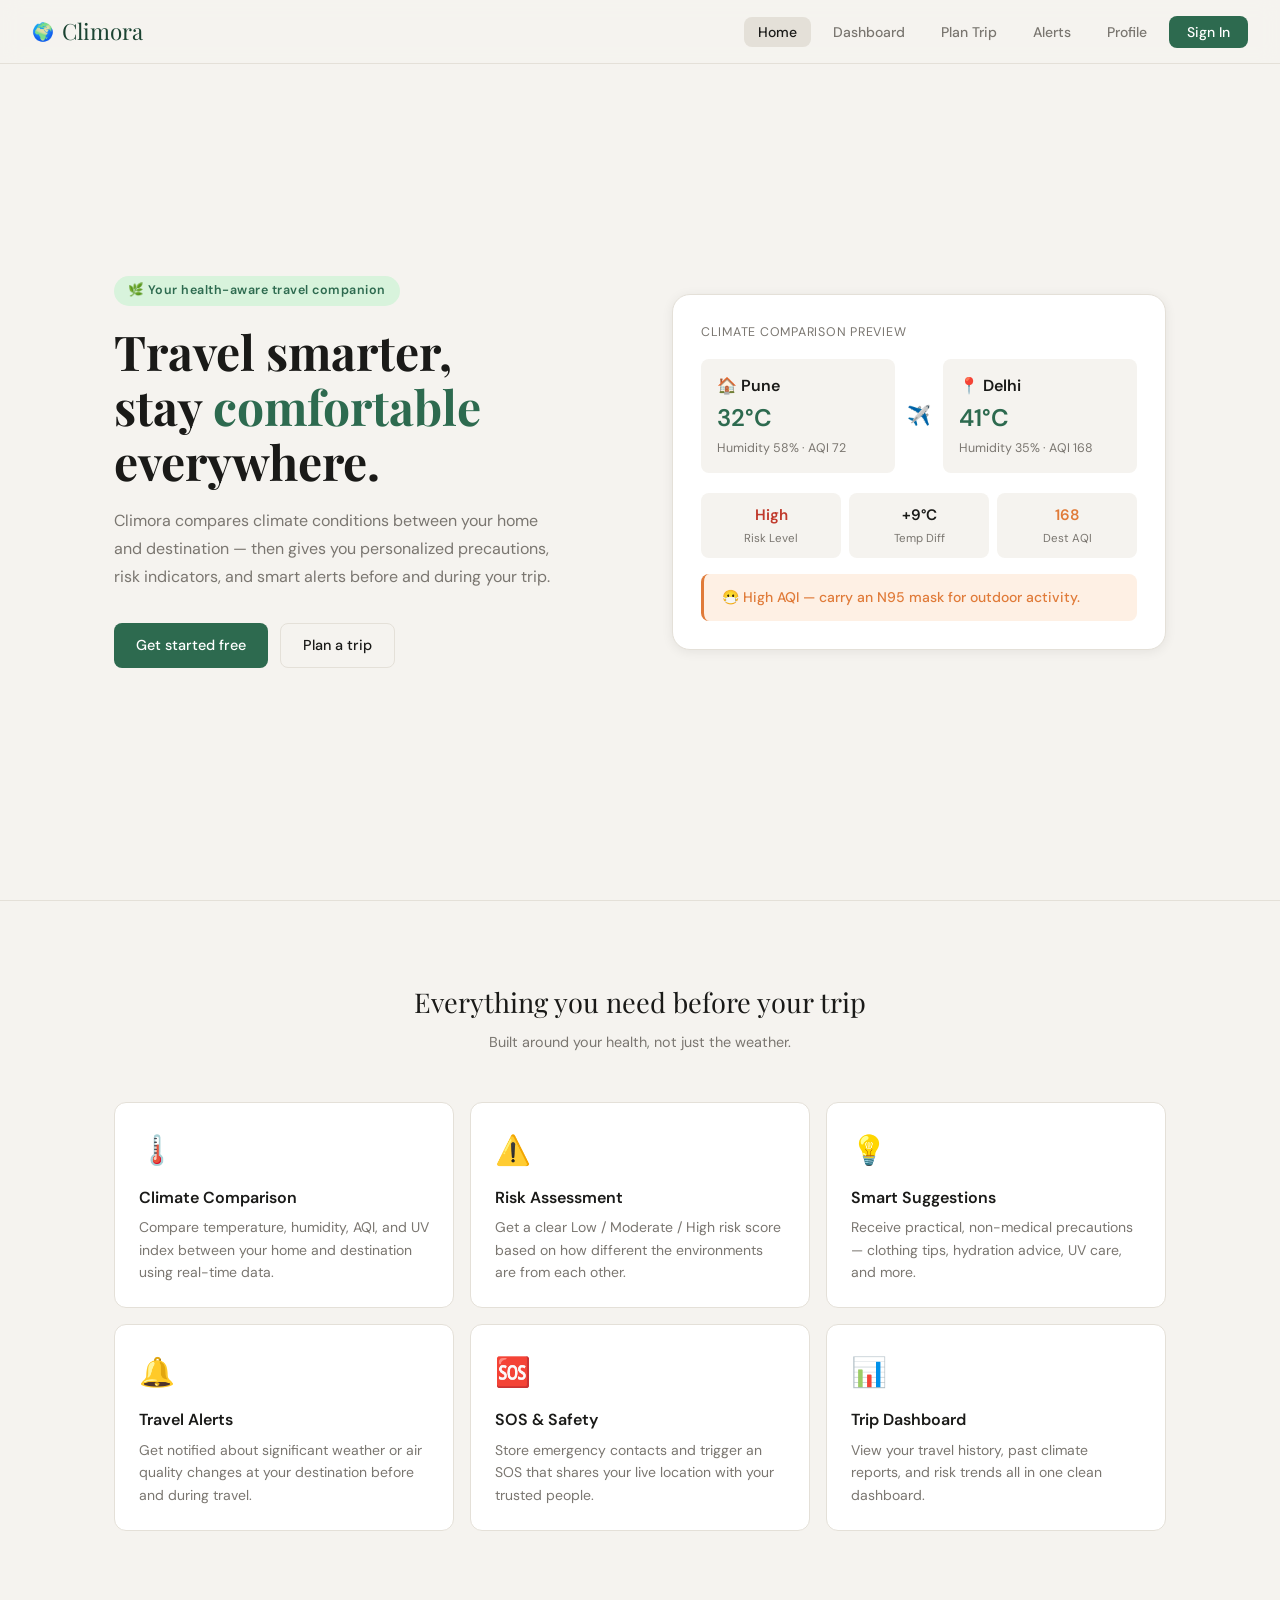
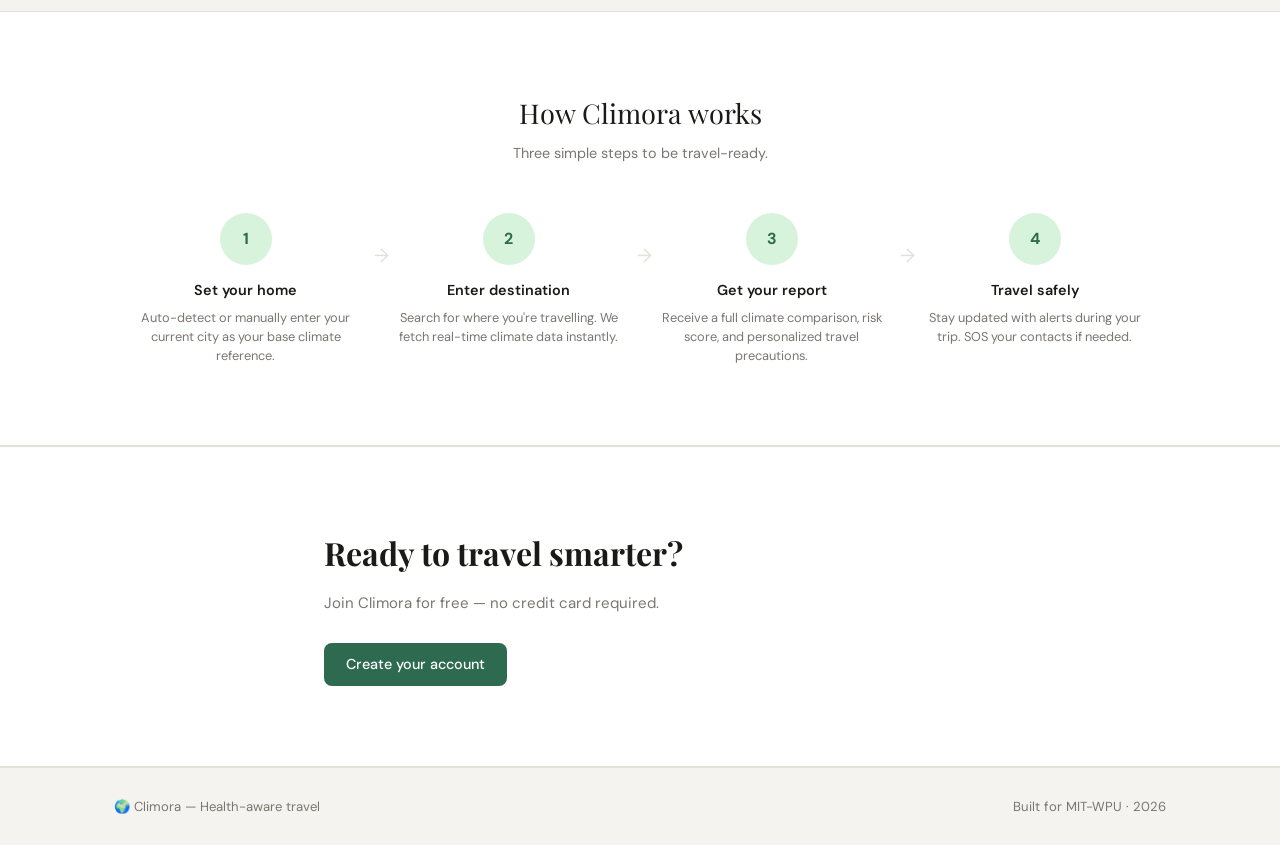
<file: index.html>
<!doctype html>
<html lang="en">
  <head>
    <meta charset="UTF-8" />
    <meta name="viewport" content="width=device-width, initial-scale=1.0" />
    <title>Climora — Smart Health-Aware Travel Assistant</title>
    <link rel="stylesheet" href="css/style.css" />
    <style>
      .hero {
        min-height: calc(100vh - var(--nav-height));
        display: flex;
        align-items: center;
        padding: 60px 0 80px;
      }

      .hero-inner {
        display: grid;
        grid-template-columns: 1fr 1fr;
        gap: 64px;
        align-items: center;
      }

      .hero-tag {
        display: inline-flex;
        align-items: center;
        gap: 6px;
        padding: 5px 14px;
        background: var(--accent-light);
        color: var(--accent);
        border-radius: 99px;
        font-size: 0.78rem;
        font-weight: 600;
        letter-spacing: 0.04em;
        margin-bottom: 18px;
      }

      .hero h1 {
        font-family: var(--font-display);
        font-size: 3rem;
        line-height: 1.15;
        color: var(--text);
        margin-bottom: 18px;
      }

      .hero h1 em {
        font-style: normal;
        color: var(--accent);
      }

      .hero p {
        font-size: 1rem;
        color: var(--muted);
        line-height: 1.75;
        margin-bottom: 32px;
        max-width: 440px;
      }

      .hero-actions {
        display: flex;
        gap: 12px;
        flex-wrap: wrap;
      }

      .hero-card {
        background: var(--surface);
        border: 1px solid var(--border);
        border-radius: 18px;
        padding: 28px;
        box-shadow: var(--shadow);
      }

      .hero-card-title {
        font-size: 0.78rem;
        text-transform: uppercase;
        letter-spacing: 0.06em;
        color: var(--muted);
        margin-bottom: 16px;
      }

      .loc-compare {
        display: flex;
        align-items: center;
        gap: 12px;
        margin-bottom: 20px;
      }

      .loc-box {
        flex: 1;
        background: var(--bg);
        border-radius: var(--radius-sm);
        padding: 14px 16px;
      }

      .loc-box .city {
        font-weight: 600;
        font-size: 1rem;
      }

      .loc-box .temp {
        font-size: 1.5rem;
        font-weight: 600;
        color: var(--accent);
      }

      .loc-box .meta {
        font-size: 0.78rem;
        color: var(--muted);
        margin-top: 2px;
      }

      .arrow-icon {
        color: var(--muted);
        font-size: 1.2rem;
      }

      .mini-stat-row {
        display: grid;
        grid-template-columns: repeat(3, 1fr);
        gap: 8px;
      }

      .mini-stat {
        background: var(--bg);
        border-radius: var(--radius-sm);
        padding: 10px 12px;
        text-align: center;
      }

      .mini-stat .val {
        font-weight: 600;
        font-size: 0.95rem;
        color: var(--text);
      }

      .mini-stat .key {
        font-size: 0.72rem;
        color: var(--muted);
        margin-top: 2px;
      }

      .features {
        padding: 80px 0;
        border-top: 1px solid var(--border);
      }

      .features-header {
        text-align: center;
        margin-bottom: 48px;
      }

      .feature-card {
        background: var(--surface);
        border: 1px solid var(--border);
        border-radius: var(--radius);
        padding: 24px;
      }

      .feature-icon {
        font-size: 1.8rem;
        margin-bottom: 12px;
      }

      .feature-card h3 {
        font-size: 1rem;
        font-weight: 600;
        margin-bottom: 6px;
      }

      .feature-card p {
        font-size: 0.875rem;
        color: var(--muted);
        line-height: 1.6;
      }

      .cta-section {
        padding: 80px 0;
        background: var(--surface);
        border-top: 1px solid var(--border);
        border-bottom: 1px solid var(--border);
      }

      .cta-section h2 {
        font-family: var(--font-display);
        font-size: 2rem;
        margin-bottom: 12px;
      }

      .cta-section p {
        color: var(--muted);
        margin-bottom: 28px;
      }

      .how-it-works {
        padding: 80px 0;
        background: var(--surface);
        border-top: 1px solid var(--border);
        border-bottom: 1px solid var(--border);
      }

      .steps {
        display: flex;
        gap: 0;
        position: relative;
        margin-top: 40px;
      }

      .step {
        flex: 1;
        text-align: center;
        padding: 0 16px;
        position: relative;
      }

      .step::after {
        content: "→";
        position: absolute;
        right: -12px;
        top: 28px;
        color: var(--border);
        font-size: 1.2rem;
      }

      .step:last-child::after {
        display: none;
      }

      .step-num {
        width: 52px;
        height: 52px;
        background: var(--accent-light);
        color: var(--accent);
        border-radius: 50%;
        display: flex;
        align-items: center;
        justify-content: center;
        font-weight: 700;
        font-size: 1rem;
        margin: 0 auto 14px;
      }

      .step h4 {
        font-size: 0.9rem;
        font-weight: 600;
        margin-bottom: 6px;
      }

      .step p {
        font-size: 0.8rem;
        color: var(--muted);
        line-height: 1.5;
      }

      @media (max-width: 768px) {
        .hero-inner {
          grid-template-columns: 1fr;
          gap: 40px;
        }
        .hero h1 {
          font-size: 2.2rem;
        }
        .steps {
          flex-direction: column;
          gap: 24px;
        }
        .step::after {
          display: none;
        }
      }
    </style>
  </head>
  <body>
    <!-- NAVBAR -->
    <nav class="navbar">
      <a href="index.html" class="nav-brand"> <span>🌍</span> Climora </a>
      <ul class="nav-links" id="nav-links">
        <li><a href="index.html">Home</a></li>
        <li><a href="dashboard.html">Dashboard</a></li>
        <li><a href="planner.html">Plan Trip</a></li>
        <li><a href="alerts.html">Alerts</a></li>
        <li><a href="profile.html">Profile</a></li>
        <li><a href="login.html" class="nav-cta">Sign In</a></li>
      </ul>
      <button class="hamburger" aria-label="Menu">
        <span></span><span></span><span></span>
      </button>
    </nav>

    <div class="page-wrapper">
      <!-- HERO -->
      <section class="hero">
        <div class="container">
          <div class="hero-inner">
            <div>
              <div class="hero-tag">🌿 Your health-aware travel companion</div>
              <h1>
                Travel smarter,<br />stay <em>comfortable</em> everywhere.
              </h1>
              <p>
                Climora compares climate conditions between your home and
                destination — then gives you personalized precautions, risk
                indicators, and smart alerts before and during your trip.
              </p>
              <div class="hero-actions">
                <a href="login.html" class="btn btn-primary"
                  >Get started free</a
                >
                <a href="planner.html" class="btn btn-outline">Plan a trip</a>
              </div>
            </div>
            <div>
              <div class="hero-card">
                <div class="hero-card-title">Climate Comparison Preview</div>
                <div class="loc-compare">
                  <div class="loc-box">
                    <div class="city">🏠 Pune</div>
                    <div class="temp">32°C</div>
                    <div class="meta">Humidity 58% · AQI 72</div>
                  </div>
                  <div class="arrow-icon">✈️</div>
                  <div class="loc-box">
                    <div class="city">📍 Delhi</div>
                    <div class="temp">41°C</div>
                    <div class="meta">Humidity 35% · AQI 168</div>
                  </div>
                </div>
                <div class="mini-stat-row">
                  <div class="mini-stat">
                    <div class="val" style="color: var(--danger)">High</div>
                    <div class="key">Risk Level</div>
                  </div>
                  <div class="mini-stat">
                    <div class="val">+9°C</div>
                    <div class="key">Temp Diff</div>
                  </div>
                  <div class="mini-stat">
                    <div class="val" style="color: var(--warn)">168</div>
                    <div class="key">Dest AQI</div>
                  </div>
                </div>
                <div class="alert-banner warn mt-4">
                  😷 High AQI — carry an N95 mask for outdoor activity.
                </div>
              </div>
            </div>
          </div>
        </div>
      </section>

      <!-- FEATURES -->
      <section class="features">
        <div class="container">
          <div class="features-header">
            <div class="section-title">
              Everything you need before your trip
            </div>
            <div class="section-sub">
              Built around your health, not just the weather.
            </div>
          </div>
          <div class="grid-3">
            <div class="feature-card">
              <div class="feature-icon">🌡️</div>
              <h3>Climate Comparison</h3>
              <p>
                Compare temperature, humidity, AQI, and UV index between your
                home and destination using real-time data.
              </p>
            </div>
            <div class="feature-card">
              <div class="feature-icon">⚠️</div>
              <h3>Risk Assessment</h3>
              <p>
                Get a clear Low / Moderate / High risk score based on how
                different the environments are from each other.
              </p>
            </div>
            <div class="feature-card">
              <div class="feature-icon">💡</div>
              <h3>Smart Suggestions</h3>
              <p>
                Receive practical, non-medical precautions — clothing tips,
                hydration advice, UV care, and more.
              </p>
            </div>
            <div class="feature-card">
              <div class="feature-icon">🔔</div>
              <h3>Travel Alerts</h3>
              <p>
                Get notified about significant weather or air quality changes at
                your destination before and during travel.
              </p>
            </div>
            <div class="feature-card">
              <div class="feature-icon">🆘</div>
              <h3>SOS & Safety</h3>
              <p>
                Store emergency contacts and trigger an SOS that shares your
                live location with your trusted people.
              </p>
            </div>
            <div class="feature-card">
              <div class="feature-icon">📊</div>
              <h3>Trip Dashboard</h3>
              <p>
                View your travel history, past climate reports, and risk trends
                all in one clean dashboard.
              </p>
            </div>
          </div>
        </div>
      </section>

      <!-- HOW IT WORKS -->
      <section class="how-it-works">
        <div class="container">
          <div class="features-header">
            <div class="section-title">How Climora works</div>
            <div class="section-sub">
              Three simple steps to be travel-ready.
            </div>
          </div>
          <div class="steps">
            <div class="step">
              <div class="step-num">1</div>
              <h4>Set your home</h4>
              <p>
                Auto-detect or manually enter your current city as your base
                climate reference.
              </p>
            </div>
            <div class="step">
              <div class="step-num">2</div>
              <h4>Enter destination</h4>
              <p>
                Search for where you're travelling. We fetch real-time climate
                data instantly.
              </p>
            </div>
            <div class="step">
              <div class="step-num">3</div>
              <h4>Get your report</h4>
              <p>
                Receive a full climate comparison, risk score, and personalized
                travel precautions.
              </p>
            </div>
            <div class="step">
              <div class="step-num">4</div>
              <h4>Travel safely</h4>
              <p>
                Stay updated with alerts during your trip. SOS your contacts if
                needed.
              </p>
            </div>
          </div>
        </div>
      </section>

      <!-- CTA -->
      <section class="cta-section">
        <div class="container-sm">
          <h2>Ready to travel smarter?</h2>
          <p>Join Climora for free — no credit card required.</p>
          <a href="login.html" class="btn btn-primary">Create your account</a>
        </div>
      </section>

      <footer>
        <div
          class="container"
          style="
            display: flex;
            justify-content: space-between;
            align-items: center;
            width: 100%;
          "
        >
          <span>🌍 Climora — Health-aware travel</span>
          <span>Built for MIT-WPU · 2026</span>
        </div>
      </footer>
    </div>

    <div id="toast-container"></div>
    <script src="js/config.js"></script>
    <script src="js/auth.js"></script>
    <script src="js/app.js"></script>
  </body>
</html>
</file>
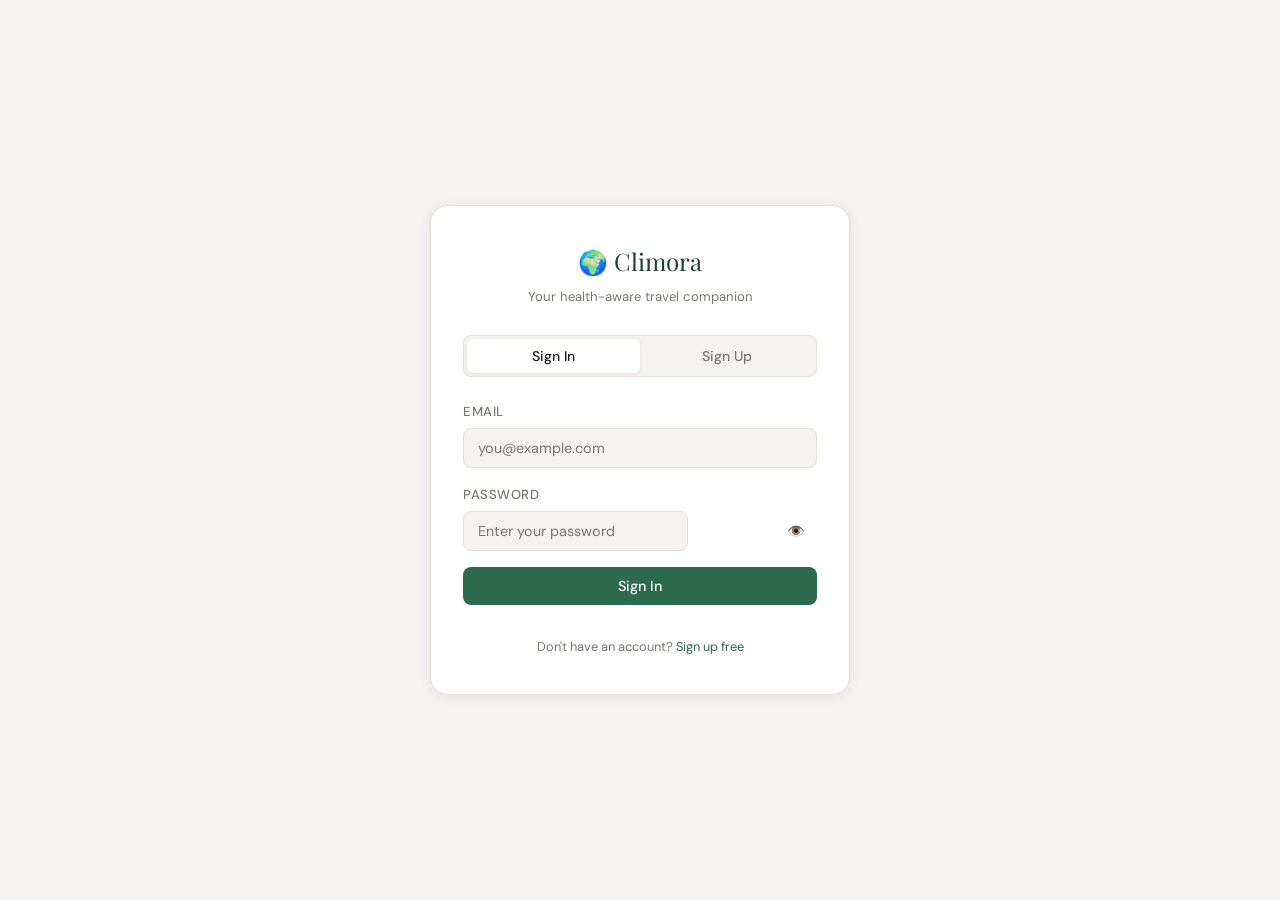
<file: alerts.html>
<!doctype html>
<html lang="en">
  <head>
    <meta charset="UTF-8" />
    <meta name="viewport" content="width=device-width, initial-scale=1.0" />
    <title>Climora — Alerts</title>
    <link rel="stylesheet" href="css/style.css" />
    <style>
      .page-header {
        padding: 36px 0 20px;
        border-bottom: 1px solid var(--border);
        margin-bottom: 32px;
      }

      .page-header h1 {
        font-family: var(--font-display);
        font-size: 1.8rem;
      }
      .page-header p {
        color: var(--muted);
        font-size: 0.875rem;
        margin-top: 4px;
      }

      /* SOS Button */
      .sos-card {
        background: var(--danger-light);
        border: 2px solid var(--danger);
        border-radius: var(--radius);
        padding: 24px;
        display: flex;
        align-items: center;
        justify-content: space-between;
        gap: 16px;
        margin-bottom: 28px;
      }

      .sos-text h3 {
        font-size: 1rem;
        font-weight: 600;
        color: var(--danger);
        margin-bottom: 4px;
      }

      .sos-text p {
        font-size: 0.82rem;
        color: var(--muted);
      }

      .sos-btn {
        background: var(--danger);
        color: white;
        border: none;
        border-radius: var(--radius-sm);
        padding: 12px 28px;
        font-size: 1rem;
        font-weight: 700;
        letter-spacing: 0.05em;
        cursor: pointer;
        flex-shrink: 0;
        transition: var(--transition);
      }

      .sos-btn:hover {
        opacity: 0.88;
        transform: scale(1.02);
      }
      .sos-btn:active {
        transform: scale(0.98);
      }

      /* Alert items */
      .alert-item {
        background: var(--surface);
        border: 1px solid var(--border);
        border-radius: var(--radius);
        padding: 18px 20px;
        display: flex;
        gap: 14px;
        align-items: flex-start;
        margin-bottom: 10px;
      }

      .alert-item.unread {
        border-left: 3px solid var(--accent);
      }
      .alert-item.warn-item {
        border-left: 3px solid var(--warn);
      }
      .alert-item.danger-item {
        border-left: 3px solid var(--danger);
      }

      .alert-item-icon {
        font-size: 1.3rem;
        flex-shrink: 0;
        margin-top: 2px;
      }

      .alert-item-title {
        font-weight: 600;
        font-size: 0.9rem;
        margin-bottom: 3px;
      }

      .alert-item-body {
        font-size: 0.83rem;
        color: var(--muted);
        line-height: 1.5;
      }

      .alert-item-time {
        font-size: 0.75rem;
        color: var(--muted);
        margin-top: 6px;
      }

      /* Live location section */
      .live-loc-card {
        background: var(--surface);
        border: 1px solid var(--border);
        border-radius: var(--radius);
        padding: 20px 24px;
        margin-bottom: 24px;
      }

      .live-loc-card h3 {
        font-size: 0.95rem;
        font-weight: 600;
        margin-bottom: 8px;
      }

      .live-loc-inner {
        display: flex;
        align-items: center;
        justify-content: space-between;
        flex-wrap: wrap;
        gap: 12px;
      }

      .loc-display {
        font-size: 0.875rem;
        color: var(--muted);
        display: flex;
        align-items: center;
        gap: 6px;
      }

      .loc-display .dot {
        width: 8px;
        height: 8px;
        background: var(--accent);
        border-radius: 50%;
        animation: pulse 1.5s infinite;
      }

      @keyframes pulse {
        0%,
        100% {
          opacity: 1;
        }
        50% {
          opacity: 0.3;
        }
      }

      /* Contacts */
      .contact-item {
        display: flex;
        align-items: center;
        justify-content: space-between;
        padding: 12px 0;
        border-bottom: 1px solid var(--border);
        font-size: 0.875rem;
      }

      .contact-item:last-child {
        border-bottom: none;
      }
      .contact-name {
        font-weight: 500;
      }
      .contact-phone {
        color: var(--muted);
        font-size: 0.82rem;
      }
    </style>
  </head>
  <body>
    <nav class="navbar">
      <a href="index.html" class="nav-brand"><span>🌍</span> Climora</a>
      <ul class="nav-links" id="nav-links">
        <li><a href="index.html">Home</a></li>
        <li><a href="dashboard.html">Dashboard</a></li>
        <li><a href="planner.html">Plan Trip</a></li>
        <li><a href="alerts.html" class="active">Alerts</a></li>
        <li><a href="profile.html">Profile</a></li>
        <li><a href="#" id="logout-btn" class="nav-cta">Log Out</a></li>
      </ul>
      <button class="hamburger"><span></span><span></span><span></span></button>
    </nav>

    <div class="page-wrapper">
      <div class="container" style="padding-top: 0">
        <div class="page-header">
          <h1>Alerts & Safety</h1>
          <p>
            Real-time alerts, SOS, and live location sharing for emergencies.
          </p>
        </div>

        <!-- SOS Section -->
        <div class="sos-card">
          <div class="sos-text">
            <h3>🆘 Emergency SOS</h3>
            <p>
              Sends your current location to all saved emergency contacts. Use
              only in genuine emergencies.
            </p>
          </div>
          <button class="sos-btn" id="sos-btn">SOS</button>
        </div>

        <!-- Live Location -->
        <div class="live-loc-card">
          <h3>📍 Your Current Location</h3>
          <div class="live-loc-inner">
            <div class="loc-display">
              <div class="dot"></div>
              <span id="live-loc-text">Detecting…</span>
            </div>
            <div style="display: flex; gap: 8px">
              <button class="btn btn-sm btn-outline" id="refresh-loc">
                🔄 Refresh
              </button>
              <button class="btn btn-sm btn-outline" id="share-loc">
                📤 Share Location
              </button>
            </div>
          </div>
        </div>

        <!-- Emergency Contacts -->
        <div class="card mb-6">
          <div
            style="
              display: flex;
              justify-content: space-between;
              align-items: center;
              margin-bottom: 16px;
            "
          >
            <h3 style="font-size: 0.95rem; font-weight: 600">
              👥 Emergency Contacts
            </h3>
            <a href="profile.html" class="btn btn-sm btn-outline">Manage</a>
          </div>
          <div id="contacts-list">
            <div class="empty-state" style="padding: 24px">
              <div class="icon">👥</div>
              <p>
                No emergency contacts saved.
                <a href="profile.html" style="color: var(--accent)"
                  >Add contacts →</a
                >
              </p>
            </div>
          </div>
        </div>

        <!-- Alerts Feed -->
        <div>
          <div
            style="
              display: flex;
              align-items: center;
              justify-content: space-between;
              margin-bottom: 16px;
            "
          >
            <h3 style="font-size: 0.95rem; font-weight: 600">
              🔔 Recent Alerts
            </h3>
            <button class="btn btn-sm btn-outline" id="clear-alerts">
              Clear All
            </button>
          </div>
          <div id="alerts-feed"></div>
        </div>
      </div>
    </div>

    <!-- SOS Confirmation Modal -->
    <div
      id="sos-modal"
      style="
        display: none;
        position: fixed;
        inset: 0;
        background: rgba(0, 0, 0, 0.5);
        z-index: 200;
        align-items: center;
        justify-content: center;
      "
    >
      <div
        style="
          background: white;
          border-radius: 18px;
          padding: 32px;
          max-width: 400px;
          width: 90%;
          text-align: center;
        "
      >
        <div style="font-size: 2.5rem; margin-bottom: 12px">🆘</div>
        <h2 style="font-size: 1.2rem; margin-bottom: 8px">Confirm SOS Alert</h2>
        <p
          style="font-size: 0.875rem; color: var(--muted); margin-bottom: 24px"
        >
          This will notify all your emergency contacts with your current
          location. Only use this in a real emergency.
        </p>
        <div style="display: flex; gap: 12px; justify-content: center">
          <button class="btn btn-outline" id="sos-cancel">Cancel</button>
          <button class="btn btn-danger" id="sos-confirm">Send SOS Now</button>
        </div>
      </div>
    </div>

    <div id="toast-container"></div>
    <script src="js/config.js"></script>
    <script src="js/auth.js"></script>
    <script src="js/weather.js"></script>
    <script src="js/app.js"></script>
    <script>
      const user = Auth.require();

      // Sample alerts (in production, these come from your backend)
      const sampleAlerts = [
        {
          icon: "☀️",
          type: "warn-item",
          title: "High UV Index at Destination",
          body: "UV Index is expected to reach 9 (Very High) between 11am–3pm. Apply SPF 50+ sunscreen before going outside.",
          time: "2 hours ago",
        },
        {
          icon: "😷",
          type: "danger-item",
          title: "Poor Air Quality Alert",
          body: "AQI at your destination has crossed 150 (Unhealthy). Limit outdoor activity and consider wearing an N95 mask.",
          time: "5 hours ago",
        },
        {
          icon: "🌡️",
          type: "warn-item",
          title: "Temperature Spike Expected",
          body: "Temperatures at your destination may reach 42°C today. Stay hydrated and avoid peak sun hours.",
          time: "Yesterday",
        },
        {
          icon: "✅",
          type: "",
          title: "Trip Report Ready",
          body: "Your climate comparison for Pune → Mumbai has been saved. View it in your Dashboard.",
          time: "2 days ago",
        },
      ];

      // Render alerts
      const feed = document.getElementById("alerts-feed");
      let alerts = JSON.parse(
        localStorage.getItem(`climora_alerts_${user?.id}`) ||
          JSON.stringify(sampleAlerts),
      );

      function renderAlerts() {
        if (!alerts.length) {
          feed.innerHTML = `<div class="empty-state"><div class="icon">🔔</div><p>No alerts. You're all clear!</p></div>`;
          return;
        }
        feed.innerHTML = alerts
          .map(
            (a) => `
      <div class="alert-item ${a.type}">
        <div class="alert-item-icon">${a.icon}</div>
        <div>
          <div class="alert-item-title">${a.title}</div>
          <div class="alert-item-body">${a.body}</div>
          <div class="alert-item-time">${a.time}</div>
        </div>
      </div>
    `,
          )
          .join("");
      }

      renderAlerts();

      document.getElementById("clear-alerts").addEventListener("click", () => {
        alerts = [];
        localStorage.setItem(`climora_alerts_${user?.id}`, "[]");
        renderAlerts();
        Toast.success("Alerts cleared");
      });

      // Emergency contacts
      if (user && user.emergencyContacts && user.emergencyContacts.length) {
        const el = document.getElementById("contacts-list");
        el.innerHTML = user.emergencyContacts
          .map(
            (c) => `
      <div class="contact-item">
        <div>
          <div class="contact-name">${c.name}</div>
          <div class="contact-phone">${c.phone} · ${c.relation}</div>
        </div>
        <span class="badge badge-info">${c.relation}</span>
      </div>
    `,
          )
          .join("");
      }

      // Live location
      async function updateLocation() {
        document.getElementById("live-loc-text").textContent = "Detecting…";
        try {
          const pos = await detectLocation();
          const name = await Weather.reverseGeocode(pos.lat, pos.lon);
          document.getElementById("live-loc-text").textContent =
            `${name} (${pos.lat.toFixed(4)}, ${pos.lon.toFixed(4)})`;
        } catch {
          document.getElementById("live-loc-text").textContent =
            "Location unavailable — enable browser permission";
        }
      }

      updateLocation();
      document
        .getElementById("refresh-loc")
        .addEventListener("click", updateLocation);

      document.getElementById("share-loc").addEventListener("click", () => {
        const locText = document.getElementById("live-loc-text").textContent;
        if (navigator.share) {
          navigator.share({
            title: "My Location — Climora",
            text: `I'm currently at: ${locText}`,
          });
        } else {
          navigator.clipboard
            .writeText(locText)
            .then(() => Toast.success("Location copied to clipboard!"));
        }
      });

      // SOS
      const modal = document.getElementById("sos-modal");
      document.getElementById("sos-btn").addEventListener("click", () => {
        modal.style.display = "flex";
      });
      document.getElementById("sos-cancel").addEventListener("click", () => {
        modal.style.display = "none";
      });
      document.getElementById("sos-confirm").addEventListener("click", () => {
        modal.style.display = "none";
        const contacts = user?.emergencyContacts || [];
        if (!contacts.length) {
          Toast.warn(
            "No emergency contacts saved. Please add contacts in Profile.",
          );
          return;
        }
        // In production: call your backend to send SMS/email
        Toast.success(`🆘 SOS sent to ${contacts.length} contact(s)!`);
        // Add to alerts feed
        alerts.unshift({
          icon: "🆘",
          type: "danger-item",
          title: "SOS Alert Sent",
          body: `Emergency alert dispatched to ${contacts.length} contact(s) with your current location.`,
          time: "Just now",
        });
        renderAlerts();
      });
    </script>
  </body>
</html>
</file>
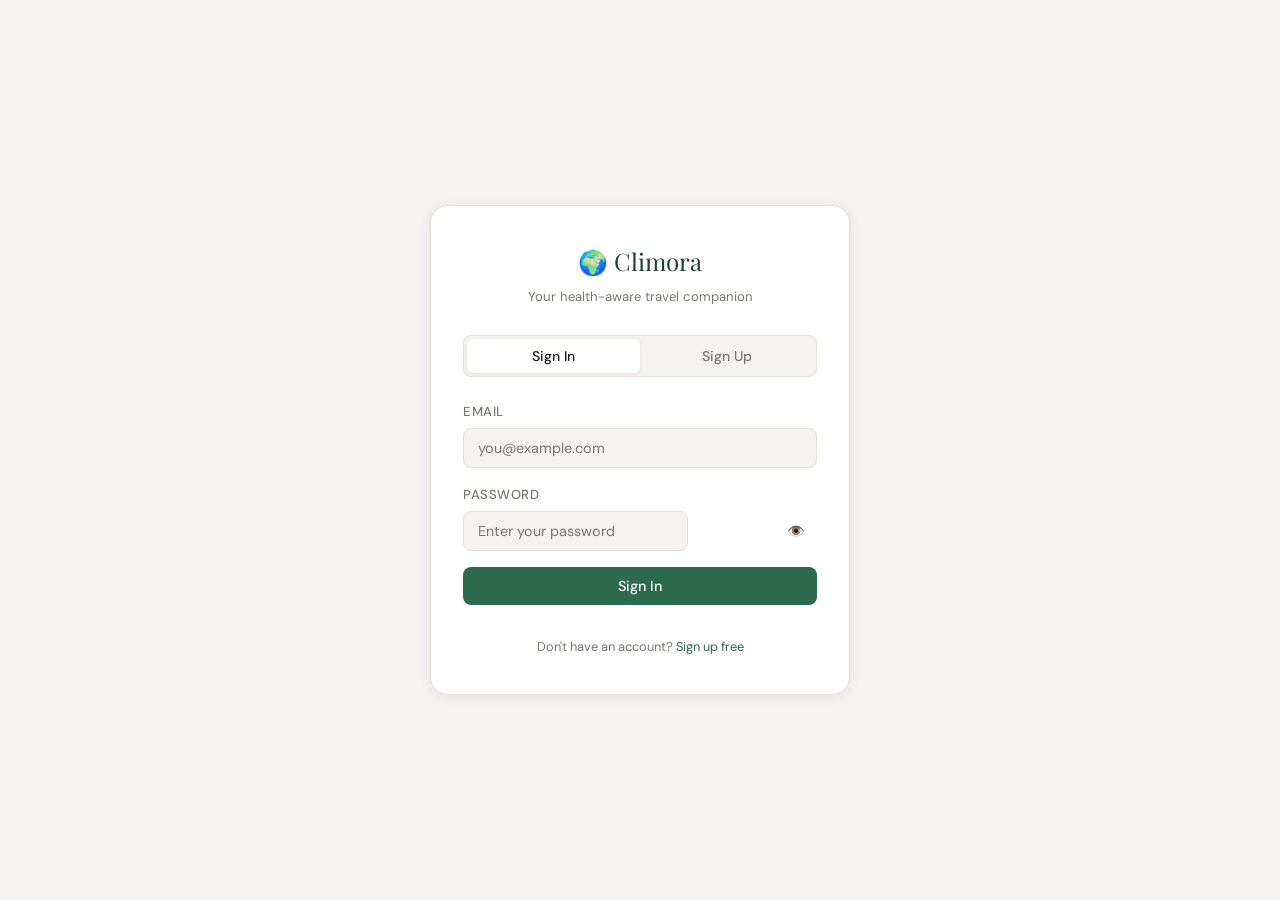
<file: dashboard.html>
<!doctype html>
<html lang="en">
  <head>
    <meta charset="UTF-8" />
    <meta name="viewport" content="width=device-width, initial-scale=1.0" />
    <title>Climora — Dashboard</title>
    <link rel="stylesheet" href="css/style.css" />
    <style>
      .dash-header {
        padding: 36px 0 24px;
        border-bottom: 1px solid var(--border);
        margin-bottom: 32px;
      }

      .dash-header h1 {
        font-family: var(--font-display);
        font-size: 1.8rem;
      }

      .dash-header p {
        color: var(--muted);
        font-size: 0.875rem;
        margin-top: 4px;
      }

      .home-loc-card {
        background: linear-gradient(
          135deg,
          var(--accent-dark) 0%,
          var(--accent) 100%
        );
        color: white;
        border-radius: var(--radius);
        padding: 24px;
        margin-bottom: 24px;
      }

      .home-loc-card .label {
        font-size: 0.75rem;
        text-transform: uppercase;
        letter-spacing: 0.06em;
        opacity: 0.75;
        margin-bottom: 6px;
      }

      .home-loc-card .city-name {
        font-family: var(--font-display);
        font-size: 1.6rem;
        margin-bottom: 4px;
      }

      .home-loc-card .weather-row {
        display: flex;
        align-items: center;
        gap: 16px;
        margin-top: 12px;
        flex-wrap: wrap;
      }

      .home-loc-card .w-item {
        font-size: 0.875rem;
        opacity: 0.85;
      }

      .home-loc-card .w-item strong {
        font-size: 1rem;
        opacity: 1;
      }

      .quick-actions {
        display: grid;
        grid-template-columns: repeat(3, 1fr);
        gap: 12px;
        margin-bottom: 32px;
      }

      .action-tile {
        background: var(--surface);
        border: 1px solid var(--border);
        border-radius: var(--radius);
        padding: 20px 18px;
        display: flex;
        flex-direction: column;
        align-items: flex-start;
        gap: 8px;
        cursor: pointer;
        text-decoration: none;
        color: var(--text);
        transition: var(--transition);
      }

      .action-tile:hover {
        border-color: var(--accent);
        box-shadow: 0 4px 16px rgba(45, 106, 79, 0.1);
        transform: translateY(-1px);
      }

      .action-tile .icon {
        font-size: 1.5rem;
      }
      .action-tile .title {
        font-weight: 600;
        font-size: 0.9rem;
      }
      .action-tile .sub {
        font-size: 0.78rem;
        color: var(--muted);
      }

      .section-row {
        display: flex;
        align-items: center;
        justify-content: space-between;
        margin-bottom: 16px;
      }

      .section-row h2 {
        font-size: 1.05rem;
        font-weight: 600;
      }

      .history-item {
        display: flex;
        align-items: center;
        justify-content: space-between;
        padding: 14px 0;
        border-bottom: 1px solid var(--border);
      }

      .history-item:last-child {
        border-bottom: none;
      }

      .history-route {
        display: flex;
        align-items: center;
        gap: 8px;
        font-size: 0.875rem;
        font-weight: 500;
      }

      .history-route .arrow {
        color: var(--muted);
      }

      .history-meta {
        font-size: 0.78rem;
        color: var(--muted);
        margin-top: 2px;
      }

      .home-set-prompt {
        background: var(--warn-light);
        border: 1px solid var(--warn);
        border-radius: var(--radius);
        padding: 16px 20px;
        display: flex;
        align-items: center;
        justify-content: space-between;
        gap: 12px;
        margin-bottom: 24px;
        font-size: 0.875rem;
        color: var(--warn);
      }

      @media (max-width: 640px) {
        .quick-actions {
          grid-template-columns: 1fr 1fr;
        }
      }
    </style>
  </head>
  <body>
    <nav class="navbar">
      <a href="index.html" class="nav-brand"><span>🌍</span> Climora</a>
      <ul class="nav-links" id="nav-links">
        <li><a href="index.html">Home</a></li>
        <li><a href="dashboard.html" class="active">Dashboard</a></li>
        <li><a href="planner.html">Plan Trip</a></li>
        <li><a href="alerts.html">Alerts</a></li>
        <li><a href="profile.html">Profile</a></li>
        <li><a href="#" id="logout-btn" class="nav-cta">Log Out</a></li>
      </ul>
      <button class="hamburger"><span></span><span></span><span></span></button>
    </nav>

    <div class="page-wrapper">
      <div class="container" style="padding-top: 0">
        <div class="dash-header">
          <h1 id="dash-greeting">Good morning 👋</h1>
          <p id="dash-date"></p>
        </div>

        <!-- Home location not set warning -->
        <div class="home-set-prompt hidden" id="home-prompt">
          ⚠️ You haven't set your home location yet.
          <a
            href="profile.html"
            class="btn btn-sm btn-outline"
            style="border-color: var(--warn); color: var(--warn)"
            >Set Now</a
          >
        </div>

        <!-- Home location weather card -->
        <div class="home-loc-card" id="home-card">
          <div class="label">🏠 Your Home Location</div>
          <div class="city-name" id="home-city">—</div>
          <div class="weather-row" id="home-weather-row">
            <div class="w-item">Loading weather…</div>
          </div>
        </div>

        <!-- Quick actions -->
        <div class="quick-actions">
          <a href="planner.html" class="action-tile">
            <div class="icon">✈️</div>
            <div class="title">Plan a Trip</div>
            <div class="sub">Compare climate & get risk report</div>
          </a>
          <a href="alerts.html" class="action-tile">
            <div class="icon">🔔</div>
            <div class="title">Alerts</div>
            <div class="sub">View active travel alerts</div>
          </a>
          <a href="profile.html" class="action-tile">
            <div class="icon">🆘</div>
            <div class="title">SOS Contacts</div>
            <div class="sub">Manage emergency contacts</div>
          </a>
        </div>

        <!-- Travel History -->
        <div class="card mb-6">
          <div class="section-row">
            <h2>Recent Trips</h2>
            <a href="planner.html" class="btn btn-sm btn-outline">+ New Trip</a>
          </div>
          <div id="history-list">
            <div class="empty-state">
              <div class="icon">🗺️</div>
              <p>No trips yet. Plan your first trip!</p>
            </div>
          </div>
        </div>
      </div>
    </div>

    <div id="toast-container"></div>
    <script src="js/config.js"></script>
    <script src="js/auth.js"></script>
    <script src="js/weather.js"></script>
    <script src="js/app.js"></script>
    <script>
      const user = Auth.require();
      if (user) {
        // Greeting
        const hr = new Date().getHours();
        const greet =
          hr < 12
            ? "Good morning"
            : hr < 18
              ? "Good afternoon"
              : "Good evening";
        document.getElementById("dash-greeting").textContent =
          `${greet}, ${user.name.split(" ")[0]} 👋`;
        document.getElementById("dash-date").textContent =
          new Date().toLocaleDateString("en-IN", {
            weekday: "long",
            day: "numeric",
            month: "long",
            year: "numeric",
          });

        // Home location card
        const homeCard = document.getElementById("home-card");
        const homeCity = document.getElementById("home-city");
        const homePrompt = document.getElementById("home-prompt");

        if (user.homeLocation) {
          homeCity.textContent = user.homeLocation.name;
          const { lat, lon } = user.homeLocation;
          Weather.getCurrent(lat, lon)
            .then((w) => {
              document.getElementById("home-weather-row").innerHTML = `
          <div class="w-item">${weatherEmoji(w.weather)} <strong>${w.temp}°C</strong></div>
          <div class="w-item">💧 <strong>${w.humidity}%</strong> humidity</div>
          <div class="w-item">💨 <strong>${w.wind_speed} m/s</strong> wind</div>
          <div class="w-item">${w.description.charAt(0).toUpperCase() + w.description.slice(1)}</div>
        `;
            })
            .catch(() => {
              document.getElementById("home-weather-row").innerHTML =
                `<div class="w-item">Weather unavailable — check API key</div>`;
            });
        } else {
          homeCity.textContent = "Not set";
          document.getElementById("home-weather-row").innerHTML =
            `<div class="w-item">Set your home location in Profile</div>`;
          homePrompt.classList.remove("hidden");
        }

        // Trip history
        const history = getTripHistory();
        const listEl = document.getElementById("history-list");
        if (history.length) {
          listEl.innerHTML = history
            .map(
              (t) => `
        <div class="history-item">
          <div>
            <div class="history-route">
              <span>${t.home.name}, ${t.home.country}</span>
              <span class="arrow">→</span>
              <span>${t.dest.name}, ${t.dest.country}</span>
            </div>
            <div class="history-meta">${fmtDate(t.date)}</div>
          </div>
          ${riskBadge(t.risk)}
        </div>
      `,
            )
            .join("");
        }
      }
    </script>
  </body>
</html>
</file>
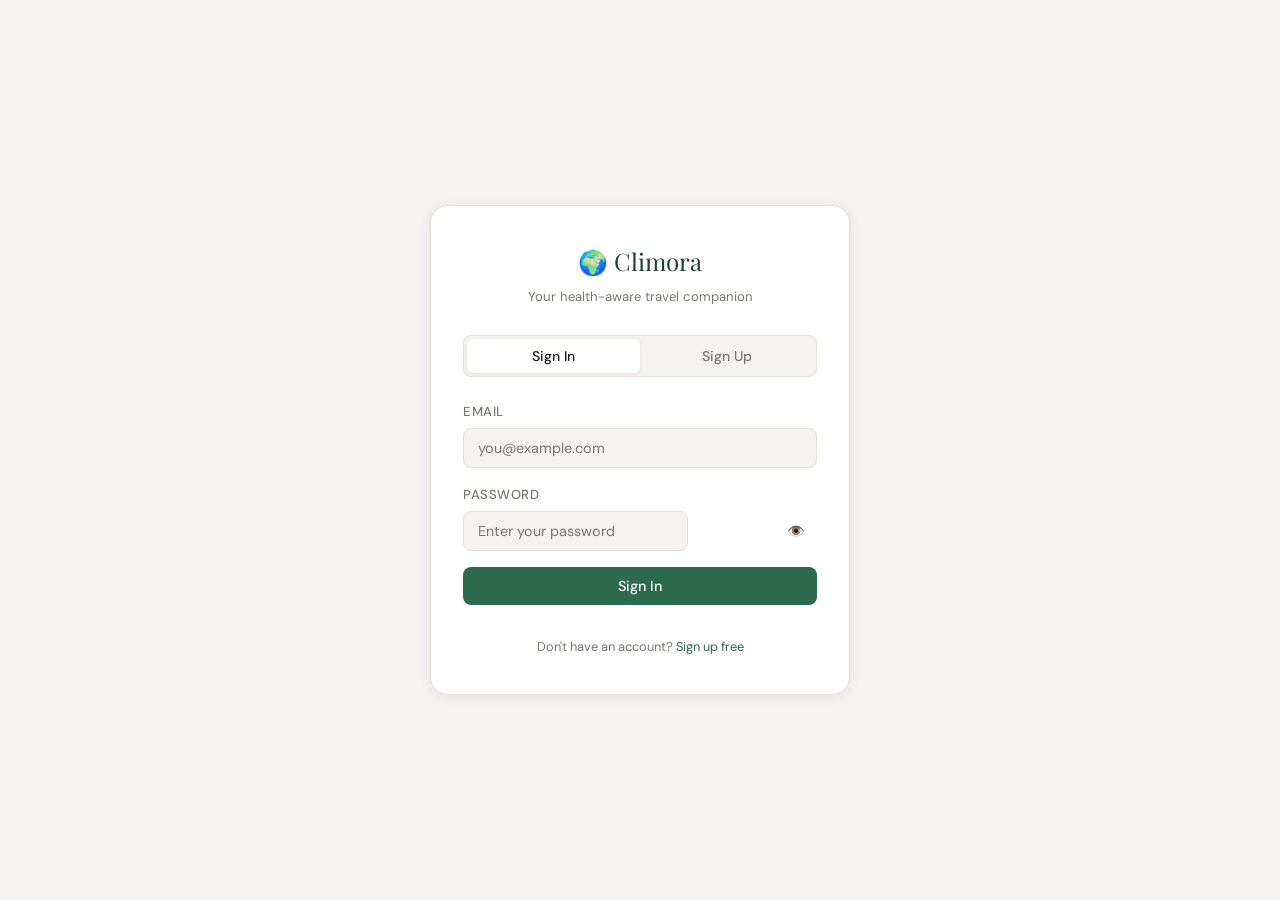
<file: login.html>
<!doctype html>
<html lang="en">
  <head>
    <meta charset="UTF-8" />
    <meta name="viewport" content="width=device-width, initial-scale=1.0" />
    <title>Climora — Sign In / Sign Up</title>
    <link rel="stylesheet" href="css/style.css" />
    <style>
      body {
        background: var(--bg);
      }

      .auth-wrap {
        min-height: 100vh;
        display: flex;
        align-items: center;
        justify-content: center;
        padding: 24px;
      }

      .auth-card {
        width: 100%;
        max-width: 420px;
        background: var(--surface);
        border: 1px solid var(--border);
        border-radius: 18px;
        padding: 36px 32px;
        box-shadow: var(--shadow);
      }

      .auth-logo {
        text-align: center;
        font-family: var(--font-display);
        font-size: 1.5rem;
        color: var(--accent-dark);
        margin-bottom: 6px;
      }

      .auth-tagline {
        text-align: center;
        font-size: 0.82rem;
        color: var(--muted);
        margin-bottom: 28px;
      }

      .auth-tabs {
        display: grid;
        grid-template-columns: 1fr 1fr;
        background: var(--bg);
        border: 1px solid var(--border);
        border-radius: var(--radius-sm);
        padding: 3px;
        margin-bottom: 24px;
      }

      .auth-tab {
        padding: 8px;
        text-align: center;
        border-radius: 6px;
        font-size: 0.875rem;
        font-weight: 500;
        color: var(--muted);
        cursor: pointer;
        border: none;
        background: none;
        transition: var(--transition);
      }

      .auth-tab.active {
        background: var(--surface);
        color: var(--text);
        box-shadow: 0 1px 4px rgba(0, 0, 0, 0.08);
      }

      .auth-form {
        display: flex;
        flex-direction: column;
        gap: 16px;
      }

      .auth-form .hidden {
        display: none;
      }

      .auth-divider {
        text-align: center;
        font-size: 0.78rem;
        color: var(--muted);
        position: relative;
        margin: 4px 0;
      }

      .auth-divider::before,
      .auth-divider::after {
        content: "";
        position: absolute;
        top: 50%;
        width: 40%;
        height: 1px;
        background: var(--border);
      }
      .auth-divider::before {
        left: 0;
      }
      .auth-divider::after {
        right: 0;
      }

      .auth-footer {
        text-align: center;
        margin-top: 16px;
        font-size: 0.8rem;
        color: var(--muted);
      }

      .auth-footer a {
        color: var(--accent);
      }

      .error-msg {
        background: var(--danger-light);
        color: var(--danger);
        border-radius: var(--radius-sm);
        padding: 10px 14px;
        font-size: 0.85rem;
        display: none;
      }

      .error-msg.show {
        display: block;
      }

      .password-wrap {
        position: relative;
      }
      .password-wrap .form-input {
        padding-right: 40px;
      }
      .toggle-pw {
        position: absolute;
        right: 12px;
        top: 50%;
        transform: translateY(-50%);
        background: none;
        border: none;
        cursor: pointer;
        font-size: 0.9rem;
        color: var(--muted);
      }
    </style>
  </head>
  <body>
    <div class="auth-wrap">
      <div class="auth-card">
        <div class="auth-logo">🌍 Climora</div>
        <div class="auth-tagline">Your health-aware travel companion</div>

        <!-- Tabs -->
        <div class="auth-tabs">
          <button class="auth-tab active" id="tab-login">Sign In</button>
          <button class="auth-tab" id="tab-signup">Sign Up</button>
        </div>

        <!-- Error message -->
        <div class="error-msg" id="auth-error"></div>

        <!-- Login Form -->
        <form class="auth-form" id="login-form" autocomplete="on">
          <div class="form-group">
            <label class="form-label">Email</label>
            <input
              type="email"
              class="form-input"
              id="login-email"
              placeholder="you@example.com"
              required
            />
          </div>
          <div class="form-group">
            <label class="form-label">Password</label>
            <div class="password-wrap">
              <input
                type="password"
                class="form-input"
                id="login-password"
                placeholder="Enter your password"
                required
              />
              <button
                type="button"
                class="toggle-pw"
                onclick="togglePw('login-password', this)"
              >
                👁️
              </button>
            </div>
          </div>
          <button type="submit" class="btn btn-primary btn-full" id="login-btn">
            Sign In
          </button>
          <div class="auth-footer">
            Don't have an account? <a href="#" id="go-signup">Sign up free</a>
          </div>
        </form>

        <!-- Signup Form -->
        <form class="auth-form hidden" id="signup-form" autocomplete="on">
          <div class="form-group">
            <label class="form-label">Full Name</label>
            <input
              type="text"
              class="form-input"
              id="signup-name"
              placeholder="Your name"
              required
            />
          </div>
          <div class="form-group">
            <label class="form-label">Email</label>
            <input
              type="email"
              class="form-input"
              id="signup-email"
              placeholder="you@example.com"
              required
            />
          </div>
          <div class="form-group">
            <label class="form-label">Password</label>
            <div class="password-wrap">
              <input
                type="password"
                class="form-input"
                id="signup-password"
                placeholder="Min. 6 characters"
                required
                minlength="6"
              />
              <button
                type="button"
                class="toggle-pw"
                onclick="togglePw('signup-password', this)"
              >
                👁️
              </button>
            </div>
          </div>
          <button
            type="submit"
            class="btn btn-primary btn-full"
            id="signup-btn"
          >
            Create Account
          </button>
          <div class="auth-footer">
            Already have an account? <a href="#" id="go-login">Sign in</a>
          </div>
        </form>
      </div>
    </div>

    <div id="toast-container"></div>
    <script src="js/config.js"></script>
    <script src="js/auth.js"></script>
    <script src="js/app.js"></script>
    <script>
      // Redirect if already logged in
      Auth.redirectIfLoggedIn();

      const tabLogin = document.getElementById("tab-login");
      const tabSignup = document.getElementById("tab-signup");
      const loginForm = document.getElementById("login-form");
      const signupForm = document.getElementById("signup-form");
      const errorEl = document.getElementById("auth-error");

      function showError(msg) {
        errorEl.textContent = msg;
        errorEl.classList.add("show");
      }
      function clearError() {
        errorEl.classList.remove("show");
      }

      function switchTo(mode) {
        clearError();
        if (mode === "login") {
          tabLogin.classList.add("active");
          tabSignup.classList.remove("active");
          loginForm.classList.remove("hidden");
          signupForm.classList.add("hidden");
        } else {
          tabSignup.classList.add("active");
          tabLogin.classList.remove("active");
          signupForm.classList.remove("hidden");
          loginForm.classList.add("hidden");
        }
      }

      tabLogin.addEventListener("click", () => switchTo("login"));
      tabSignup.addEventListener("click", () => switchTo("signup"));
      document.getElementById("go-signup").addEventListener("click", (e) => {
        e.preventDefault();
        switchTo("signup");
      });
      document.getElementById("go-login").addEventListener("click", (e) => {
        e.preventDefault();
        switchTo("login");
      });

      // ===== LOGIN =====
      loginForm.addEventListener("submit", (e) => {
        e.preventDefault();
        clearError();
        const email = document.getElementById("login-email").value.trim();
        const pw = document.getElementById("login-password").value;
        const btn = document.getElementById("login-btn");
        btn.disabled = true;
        btn.innerHTML = '<span class="spinner"></span> Signing in…';
        setTimeout(() => {
          const result = Auth.login(email, pw);
          if (result.ok) {
            Toast.success("Welcome back!");
            setTimeout(() => (window.location.href = "dashboard.html"), 800);
          } else {
            showError(result.msg);
            btn.disabled = false;
            btn.textContent = "Sign In";
          }
        }, 600);
      });

      // ===== SIGNUP =====
      signupForm.addEventListener("submit", (e) => {
        e.preventDefault();
        clearError();
        const name = document.getElementById("signup-name").value.trim();
        const email = document.getElementById("signup-email").value.trim();
        const pw = document.getElementById("signup-password").value;
        const btn = document.getElementById("signup-btn");
        btn.disabled = true;
        btn.innerHTML = '<span class="spinner"></span> Creating account…';
        setTimeout(() => {
          const result = Auth.signup(name, email, pw);
          if (result.ok) {
            Toast.success("Account created! Welcome to Climora 🌍");
            setTimeout(() => (window.location.href = "dashboard.html"), 900);
          } else {
            showError(result.msg);
            btn.disabled = false;
            btn.textContent = "Create Account";
          }
        }, 600);
      });

      function togglePw(id, btn) {
        const input = document.getElementById(id);
        if (input.type === "password") {
          input.type = "text";
          btn.textContent = "🙈";
        } else {
          input.type = "password";
          btn.textContent = "👁️";
        }
      }
    </script>
  </body>
</html>
</file>
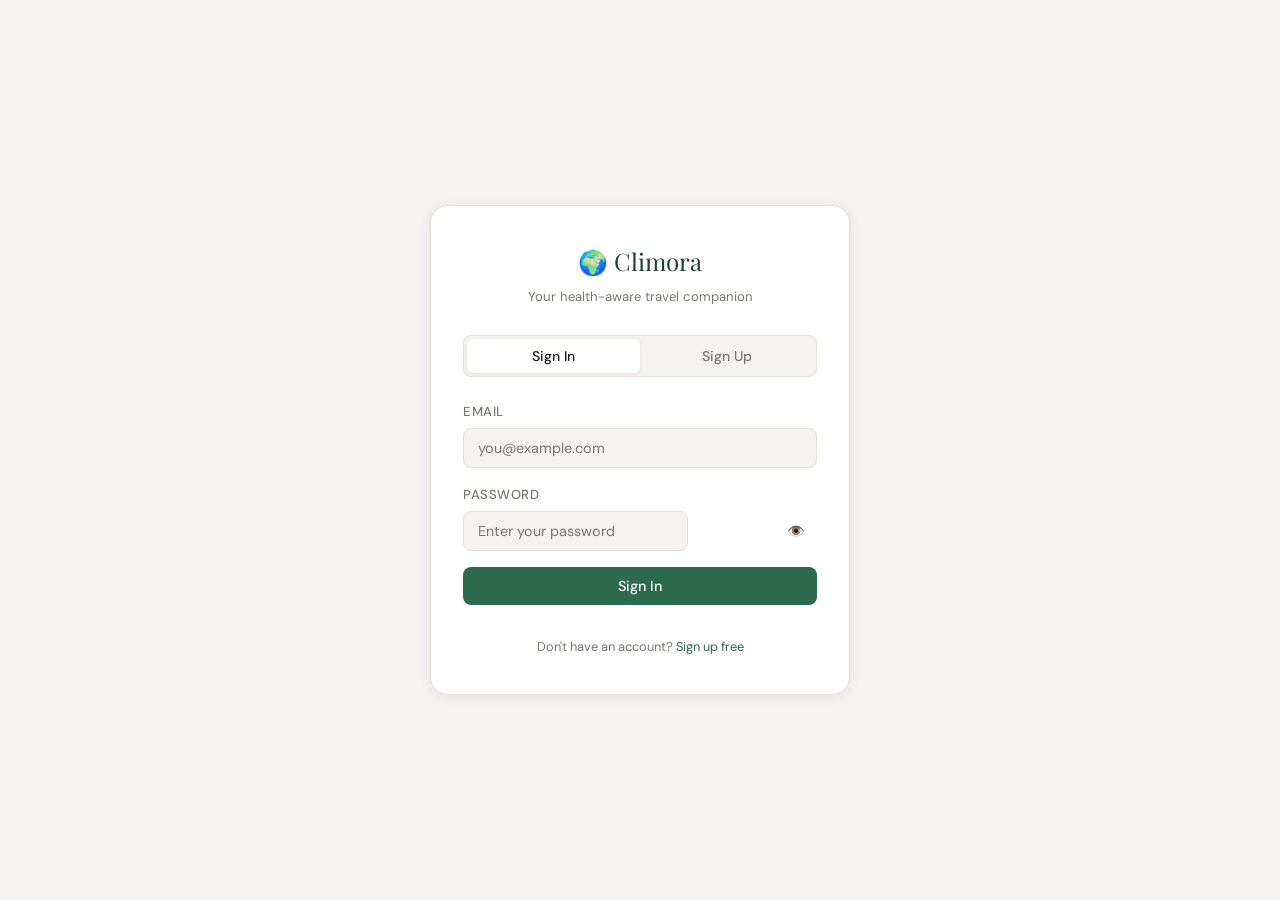
<file: planner.html>
<!doctype html>
<html lang="en">
  <head>
    <meta charset="UTF-8" />
    <meta name="viewport" content="width=device-width, initial-scale=1.0" />
    <title>Climora — Plan a Trip</title>
    <link rel="stylesheet" href="css/style.css" />
    <style>
      .planner-header {
        padding: 36px 0 20px;
        border-bottom: 1px solid var(--border);
        margin-bottom: 32px;
      }

      .planner-header h1 {
        font-family: var(--font-display);
        font-size: 1.8rem;
      }
      .planner-header p {
        color: var(--muted);
        font-size: 0.875rem;
        margin-top: 4px;
      }

      /* Search form */
      .search-card {
        background: var(--surface);
        border: 1px solid var(--border);
        border-radius: var(--radius);
        padding: 28px;
        margin-bottom: 32px;
      }

      .loc-inputs {
        display: grid;
        grid-template-columns: 1fr auto 1fr;
        gap: 12px;
        align-items: end;
        margin-bottom: 20px;
      }

      .loc-arrow {
        text-align: center;
        padding-bottom: 10px;
        color: var(--muted);
        font-size: 1.2rem;
      }

      .detect-btn {
        font-size: 0.78rem;
        color: var(--accent);
        background: none;
        border: none;
        cursor: pointer;
        margin-top: 4px;
        display: flex;
        align-items: center;
        gap: 4px;
      }

      /* Results */
      .results-section {
        display: none;
      }
      .results-section.show {
        display: block;
      }

      /* Risk score */
      .risk-score-card {
        border-radius: var(--radius);
        padding: 28px;
        text-align: center;
        margin-bottom: 24px;
        border: 2px solid;
      }

      .risk-score-card.low {
        background: var(--safe-light);
        border-color: var(--safe);
        color: var(--safe);
      }
      .risk-score-card.medium {
        background: var(--warn-light);
        border-color: var(--warn);
        color: var(--warn);
      }
      .risk-score-card.high {
        background: var(--danger-light);
        border-color: var(--danger);
        color: var(--danger);
      }

      .risk-label {
        font-size: 0.78rem;
        text-transform: uppercase;
        letter-spacing: 0.06em;
        opacity: 0.8;
      }
      .risk-title {
        font-family: var(--font-display);
        font-size: 2rem;
        margin: 6px 0;
      }
      .risk-sub {
        font-size: 0.85rem;
        opacity: 0.8;
      }

      /* Climate comparison cards */
      .compare-grid {
        display: grid;
        grid-template-columns: 1fr 1fr;
        gap: 16px;
        margin-bottom: 24px;
      }

      .loc-weather-card {
        background: var(--surface);
        border: 1px solid var(--border);
        border-radius: var(--radius);
        padding: 20px;
      }

      .loc-weather-card .loc-tag {
        font-size: 0.72rem;
        text-transform: uppercase;
        letter-spacing: 0.06em;
        color: var(--muted);
        margin-bottom: 8px;
      }

      .loc-weather-card .loc-name {
        font-weight: 600;
        font-size: 1.1rem;
        margin-bottom: 12px;
      }

      .weather-stat {
        display: flex;
        justify-content: space-between;
        padding: 7px 0;
        font-size: 0.875rem;
        border-bottom: 1px solid var(--border);
      }

      .weather-stat:last-child {
        border-bottom: none;
      }
      .weather-stat .key {
        color: var(--muted);
      }
      .weather-stat .val {
        font-weight: 500;
      }

      /* Comparison bars */
      .bars-section {
        background: var(--surface);
        border: 1px solid var(--border);
        border-radius: var(--radius);
        padding: 24px;
        margin-bottom: 24px;
      }

      .bar-item {
        margin-bottom: 20px;
      }
      .bar-item:last-child {
        margin-bottom: 0;
      }

      .bar-header {
        display: flex;
        justify-content: space-between;
        align-items: center;
        margin-bottom: 10px;
      }

      .bar-header .name {
        font-size: 0.875rem;
        font-weight: 500;
      }
      .bar-header .vals {
        font-size: 0.8rem;
        color: var(--muted);
      }

      .dual-bar {
        display: grid;
        grid-template-columns: 1fr 1fr;
        gap: 4px;
      }

      .dual-bar-item {
        position: relative;
      }

      .dual-bar-item .bar-label {
        font-size: 0.7rem;
        color: var(--muted);
        margin-bottom: 3px;
      }

      /* Recommendations */
      .tip-card {
        background: var(--surface);
        border: 1px solid var(--border);
        border-radius: var(--radius);
        padding: 18px 20px;
        display: flex;
        gap: 14px;
      }

      .tip-icon {
        font-size: 1.4rem;
        flex-shrink: 0;
      }

      .tip-content .tip-category {
        font-size: 0.72rem;
        text-transform: uppercase;
        letter-spacing: 0.05em;
        color: var(--accent);
        font-weight: 600;
        margin-bottom: 3px;
      }

      .tip-content .tip-title {
        font-weight: 600;
        font-size: 0.9rem;
        margin-bottom: 4px;
      }

      .tip-content .tip-text {
        font-size: 0.85rem;
        color: var(--muted);
        line-height: 1.5;
      }

      .disclaimer {
        background: var(--bg);
        border: 1px solid var(--border);
        border-radius: var(--radius-sm);
        padding: 12px 16px;
        font-size: 0.78rem;
        color: var(--muted);
        margin-top: 24px;
      }

      .loading-state {
        text-align: center;
        padding: 48px;
        display: none;
      }

      .loading-state.show {
        display: block;
      }

      @media (max-width: 640px) {
        .loc-inputs {
          grid-template-columns: 1fr;
        }
        .loc-arrow {
          display: none;
        }
        .compare-grid {
          grid-template-columns: 1fr;
        }
      }
    </style>
  </head>
  <body>
    <nav class="navbar">
      <a href="index.html" class="nav-brand"><span>🌍</span> Climora</a>
      <ul class="nav-links" id="nav-links">
        <li><a href="index.html">Home</a></li>
        <li><a href="dashboard.html">Dashboard</a></li>
        <li><a href="planner.html" class="active">Plan Trip</a></li>
        <li><a href="alerts.html">Alerts</a></li>
        <li><a href="profile.html">Profile</a></li>
        <li><a href="#" id="logout-btn" class="nav-cta">Log Out</a></li>
      </ul>
      <button class="hamburger"><span></span><span></span><span></span></button>
    </nav>

    <div class="page-wrapper">
      <div class="container" style="padding-top: 0">
        <div class="planner-header">
          <h1>Plan Your Trip</h1>
          <p>
            Enter your home and destination to get a full climate comparison and
            health precautions.
          </p>
        </div>

        <!-- Search Form -->
        <div class="search-card">
          <div class="loc-inputs">
            <div class="form-group" style="position: relative">
              <label class="form-label">🏠 From (Home)</label>
              <input
                type="text"
                class="form-input"
                id="home-input"
                placeholder="e.g. Pune, India"
              />
              <button class="detect-btn" id="detect-home">
                📍 Use my location
              </button>
            </div>
            <div class="loc-arrow">✈️</div>
            <div class="form-group" style="position: relative">
              <label class="form-label">📍 To (Destination)</label>
              <input
                type="text"
                class="form-input"
                id="dest-input"
                placeholder="e.g. Delhi, India"
              />
            </div>
          </div>
          <button
            class="btn btn-primary"
            id="compare-btn"
            style="min-width: 180px"
          >
            Compare Climate
          </button>
        </div>

        <!-- Loading -->
        <div class="loading-state" id="loading">
          <div
            class="spinner"
            style="width: 36px; height: 36px; margin: 0 auto 16px"
          ></div>
          <p class="text-muted">Fetching climate data…</p>
        </div>

        <!-- Results -->
        <div class="results-section" id="results">
          <!-- Risk Score -->
          <div class="risk-score-card" id="risk-card">
            <div class="risk-label">Overall Environmental Risk</div>
            <div class="risk-title" id="risk-title">—</div>
            <div class="risk-sub" id="risk-sub">—</div>
          </div>

          <!-- Side-by-side weather -->
          <div class="compare-grid">
            <div class="loc-weather-card">
              <div class="loc-tag">🏠 Home</div>
              <div class="loc-name" id="home-name">—</div>
              <div id="home-stats"></div>
            </div>
            <div class="loc-weather-card">
              <div class="loc-tag">📍 Destination</div>
              <div class="loc-name" id="dest-name">—</div>
              <div id="dest-stats"></div>
            </div>
          </div>

          <!-- Comparison Bars -->
          <div class="bars-section">
            <h3 style="font-size: 1rem; font-weight: 600; margin-bottom: 20px">
              Climate Differences
            </h3>
            <div id="bars-container"></div>
          </div>

          <!-- Recommendations -->
          <div>
            <h3 style="font-size: 1rem; font-weight: 600; margin-bottom: 14px">
              💡 Travel Precautions
            </h3>
            <div
              id="tips-list"
              style="display: flex; flex-direction: column; gap: 10px"
            ></div>
            <div class="disclaimer">
              ⚠️ These are general suggestions, not medical advice. Consult a
              healthcare professional for personal health concerns.
            </div>
          </div>
        </div>
      </div>
    </div>

    <div id="toast-container"></div>
    <script src="js/config.js"></script>
    <script src="js/auth.js"></script>
    <script src="js/weather.js"></script>
    <script src="js/comparison.js"></script>
    <script src="js/recommendations.js"></script>
    <script src="js/app.js"></script>
    <script>
      Auth.require();

      // Pre-fill home from profile
      const user = Auth.current();
      const homeInput = document.getElementById("home-input");
      const destInput = document.getElementById("dest-input");

      if (user && user.homeLocation) {
        homeInput.value = user.homeLocation.name;
      }

      // Location data holders
      let homeLocation = user?.homeLocation || null;
      let destLocation = null;

      // Autocomplete
      attachLocationSearch(homeInput, (r) => {
        homeLocation = r;
      });
      attachLocationSearch(destInput, (r) => {
        destLocation = r;
      });

      // Detect home location
      document
        .getElementById("detect-home")
        .addEventListener("click", async () => {
          try {
            const pos = await detectLocation();
            const name = await Weather.reverseGeocode(pos.lat, pos.lon);
            homeInput.value = name;
            homeLocation = { lat: pos.lat, lon: pos.lon, name, display: name };
            Toast.success("Location detected!");
          } catch (e) {
            Toast.error("Could not detect location. Please enter manually.");
          }
        });

      // Compare
      document
        .getElementById("compare-btn")
        .addEventListener("click", async () => {
          if (!homeLocation) {
            Toast.warn("Please select a home location.");
            return;
          }
          if (!destLocation) {
            Toast.warn("Please select a destination.");
            return;
          }
          if (
            homeLocation.lat === destLocation.lat &&
            homeLocation.lon === destLocation.lon
          ) {
            Toast.warn("Home and destination appear to be the same location.");
            return;
          }

          document.getElementById("loading").classList.add("show");
          document.getElementById("results").classList.remove("show");
          document.getElementById("compare-btn").disabled = true;

          try {
            const [homeData, destData] = await Promise.all([
              Weather.getFullProfile(homeLocation.lat, homeLocation.lon),
              Weather.getFullProfile(destLocation.lat, destLocation.lon),
            ]);

            const result = Comparison.compare(homeData, destData);
            const tips = Recommendations.generate(result);

            saveTripToHistory(homeData, destData, result);
            renderResults(homeData, destData, result, tips);
          } catch (e) {
            Toast.error(
              "Failed to fetch weather data. Check your API keys in js/config.js",
            );
            console.error(e);
          } finally {
            document.getElementById("loading").classList.remove("show");
            document.getElementById("compare-btn").disabled = false;
          }
        });

      function renderResults(home, dest, result, tips) {
        // Risk card
        const riskCard = document.getElementById("risk-card");
        riskCard.className = `risk-score-card ${result.level}`;
        document.getElementById("risk-title").textContent = result.label;
        document.getElementById("risk-sub").textContent =
          `Score: ${result.score}/100 — Destination environment is ${result.level === "low" ? "similar to" : result.level === "medium" ? "moderately different from" : "significantly different from"} your home.`;

        // Weather stats
        function statsHTML(d) {
          return `
        <div class="weather-stat"><span class="key">🌡️ Temperature</span><span class="val">${d.temp}°C</span></div>
        <div class="weather-stat"><span class="key">💧 Humidity</span><span class="val">${d.humidity}%</span></div>
        <div class="weather-stat"><span class="key">🌬️ Condition</span><span class="val">${d.description}</span></div>
        <div class="weather-stat"><span class="key">😷 AQI</span><span class="val">${d.aqi ?? "N/A"} ${d.aqi_level ? "(" + d.aqi_level + ")" : ""}</span></div>
        <div class="weather-stat"><span class="key">☀️ UV Index</span><span class="val">${d.uvi ?? "N/A"} ${d.uvi_level ? "(" + d.uvi_level + ")" : ""}</span></div>
        <div class="weather-stat"><span class="key">💨 Wind</span><span class="val">${d.wind_speed} m/s</span></div>
      `;
        }

        document.getElementById("home-name").textContent =
          `${home.name}, ${home.country}`;
        document.getElementById("dest-name").textContent =
          `${dest.name}, ${dest.country}`;
        document.getElementById("home-stats").innerHTML = statsHTML(home);
        document.getElementById("dest-stats").innerHTML = statsHTML(dest);

        // Comparison bars
        const maxVals = { temperature: 50, humidity: 100, aqi: 300, uvi: 12 };
        const barsEl = document.getElementById("bars-container");
        barsEl.innerHTML = "";

        for (const [key, diff] of Object.entries(result.diffs)) {
          const max = maxVals[key] || 100;
          const homePct = Math.min((diff.home / max) * 100, 100);
          const destPct = Math.min((diff.dest / max) * 100, 100);
          const riskClass =
            diff.risk === "high"
              ? "danger"
              : diff.risk === "medium"
                ? "warn"
                : "";

          barsEl.innerHTML += `
        <div class="bar-item">
          <div class="bar-header">
            <span class="name">${diff.label}</span>
            <span class="vals">Home: ${diff.home} · Dest: ${diff.dest} · Δ ${diff.diff > 0 ? "+" : ""}${diff.diff}</span>
          </div>
          <div class="dual-bar">
            <div class="dual-bar-item">
              <div class="bar-label">Home</div>
              <div class="compare-bar"><div class="compare-bar-fill" style="width:${homePct}%"></div></div>
            </div>
            <div class="dual-bar-item">
              <div class="bar-label">Destination</div>
              <div class="compare-bar"><div class="compare-bar-fill ${riskClass}" style="width:${destPct}%"></div></div>
            </div>
          </div>
        </div>
      `;
        }

        // Tips
        const tipsEl = document.getElementById("tips-list");
        tipsEl.innerHTML = tips
          .map(
            (t) => `
      <div class="tip-card">
        <div class="tip-icon">${t.icon}</div>
        <div class="tip-content">
          <div class="tip-category">${t.category}</div>
          <div class="tip-title">${t.title}</div>
          <div class="tip-text">${t.text}</div>
        </div>
      </div>
    `,
          )
          .join("");

        document.getElementById("results").classList.add("show");
        document
          .getElementById("results")
          .scrollIntoView({ behavior: "smooth", block: "start" });
      }
    </script>
  </body>
</html>
</file>
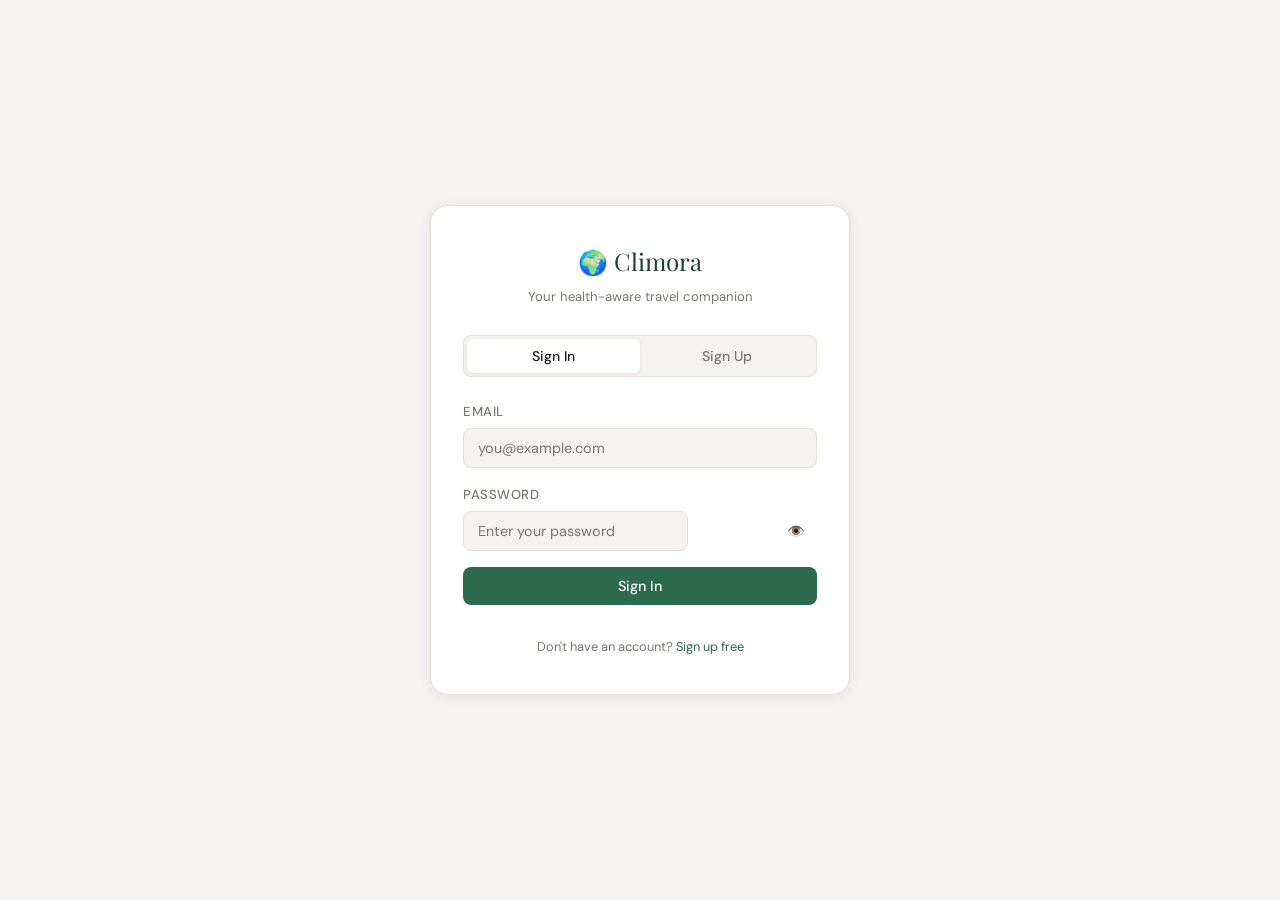
<file: profile.html>
<!doctype html>
<html lang="en">
  <head>
    <meta charset="UTF-8" />
    <meta name="viewport" content="width=device-width, initial-scale=1.0" />
    <title>Climora — Profile</title>
    <link rel="stylesheet" href="css/style.css" />
    <style>
      .page-header {
        padding: 36px 0 20px;
        border-bottom: 1px solid var(--border);
        margin-bottom: 32px;
      }

      .page-header h1 {
        font-family: var(--font-display);
        font-size: 1.8rem;
      }
      .page-header p {
        color: var(--muted);
        font-size: 0.875rem;
        margin-top: 4px;
      }

      .profile-layout {
        display: grid;
        grid-template-columns: 260px 1fr;
        gap: 24px;
        align-items: start;
      }

      /* Avatar card */
      .avatar-card {
        background: var(--surface);
        border: 1px solid var(--border);
        border-radius: var(--radius);
        padding: 24px;
        text-align: center;
        position: sticky;
        top: calc(var(--nav-height) + 20px);
      }

      .avatar {
        width: 72px;
        height: 72px;
        background: var(--accent-light);
        color: var(--accent);
        border-radius: 50%;
        display: flex;
        align-items: center;
        justify-content: center;
        font-size: 1.6rem;
        font-weight: 700;
        margin: 0 auto 14px;
      }

      .avatar-name {
        font-weight: 600;
        font-size: 1rem;
        margin-bottom: 2px;
      }

      .avatar-email {
        font-size: 0.78rem;
        color: var(--muted);
        margin-bottom: 16px;
      }

      .avatar-card .divider {
        margin: 16px 0;
      }

      .nav-section-link {
        display: flex;
        align-items: center;
        gap: 10px;
        padding: 10px 12px;
        border-radius: var(--radius-sm);
        font-size: 0.875rem;
        color: var(--muted);
        cursor: pointer;
        transition: var(--transition);
        border: none;
        background: none;
        width: 100%;
        text-align: left;
      }

      .nav-section-link:hover,
      .nav-section-link.active {
        background: var(--bg);
        color: var(--text);
      }

      /* Form sections */
      .profile-section {
        background: var(--surface);
        border: 1px solid var(--border);
        border-radius: var(--radius);
        padding: 24px;
        margin-bottom: 16px;
      }

      .profile-section h3 {
        font-size: 0.95rem;
        font-weight: 600;
        margin-bottom: 18px;
        padding-bottom: 12px;
        border-bottom: 1px solid var(--border);
      }

      /* Emergency contact */
      .contact-row {
        display: flex;
        align-items: center;
        justify-content: space-between;
        padding: 10px 0;
        border-bottom: 1px solid var(--border);
        font-size: 0.875rem;
      }

      .contact-row:last-child {
        border-bottom: none;
      }

      .contact-row .name {
        font-weight: 500;
      }
      .contact-row .info {
        font-size: 0.78rem;
        color: var(--muted);
      }

      .add-contact-form {
        background: var(--bg);
        border-radius: var(--radius-sm);
        padding: 16px;
        margin-top: 14px;
        display: none;
      }

      .add-contact-form.show {
        display: block;
      }

      @media (max-width: 768px) {
        .profile-layout {
          grid-template-columns: 1fr;
        }
        .avatar-card {
          position: static;
        }
      }
    </style>
  </head>
  <body>
    <nav class="navbar">
      <a href="index.html" class="nav-brand"><span>🌍</span> Climora</a>
      <ul class="nav-links" id="nav-links">
        <li><a href="index.html">Home</a></li>
        <li><a href="dashboard.html">Dashboard</a></li>
        <li><a href="planner.html">Plan Trip</a></li>
        <li><a href="alerts.html">Alerts</a></li>
        <li><a href="profile.html" class="active">Profile</a></li>
        <li><a href="#" id="logout-btn" class="nav-cta">Log Out</a></li>
      </ul>
      <button class="hamburger"><span></span><span></span><span></span></button>
    </nav>

    <div class="page-wrapper">
      <div class="container" style="padding-top: 0">
        <div class="page-header">
          <h1>Profile & Settings</h1>
          <p>Manage your account, home location, and emergency contacts.</p>
        </div>

        <div class="profile-layout">
          <!-- Sidebar -->
          <div class="avatar-card">
            <div class="avatar" id="avatar-initials">?</div>
            <div class="avatar-name" id="avatar-name">—</div>
            <div class="avatar-email" id="avatar-email">—</div>
            <div class="divider"></div>
            <button class="nav-section-link">👤 Personal Info</button>
            <button class="nav-section-link">🏠 Home Location</button>
            <button class="nav-section-link">👥 Emergency Contacts</button>
            <div class="divider"></div>
            <button
              class="nav-section-link"
              id="logout-side"
              style="color: var(--danger)"
            >
              🚪 Log Out
            </button>
          </div>

          <!-- Main content -->
          <div>
            <!-- Personal Info -->
            <div class="profile-section">
              <h3>👤 Personal Information</h3>
              <form
                id="profile-form"
                style="display: flex; flex-direction: column; gap: 14px"
              >
                <div class="form-group">
                  <label class="form-label">Full Name</label>
                  <input type="text" class="form-input" id="pf-name" />
                </div>
                <div class="form-group">
                  <label class="form-label">Email</label>
                  <input
                    type="email"
                    class="form-input"
                    id="pf-email"
                    disabled
                    style="opacity: 0.6; cursor: not-allowed"
                  />
                  <span class="text-sm text-muted mt-1"
                    >Email cannot be changed</span
                  >
                </div>
                <div>
                  <button type="submit" class="btn btn-primary">
                    Save Changes
                  </button>
                </div>
              </form>
            </div>

            <!-- Home Location -->
            <div class="profile-section">
              <h3>🏠 Home Location</h3>
              <p class="text-sm text-muted mb-4">
                Your home city is used as the base for all climate comparisons.
              </p>
              <div
                class="form-group"
                style="position: relative; margin-bottom: 12px"
              >
                <label class="form-label">City / Location</label>
                <input
                  type="text"
                  class="form-input"
                  id="home-loc-input"
                  placeholder="Search your home city…"
                />
              </div>
              <div style="display: flex; gap: 8px; margin-bottom: 12px">
                <button class="btn btn-sm btn-outline" id="detect-home-btn">
                  📍 Auto-detect
                </button>
                <button class="btn btn-sm btn-primary" id="save-home-btn">
                  Save Home Location
                </button>
              </div>
              <div id="home-loc-status" class="text-sm text-muted"></div>
            </div>

            <!-- Emergency Contacts -->
            <div class="profile-section">
              <h3>👥 Emergency Contacts</h3>
              <p class="text-sm text-muted mb-4">
                Up to 3 contacts. They'll be notified with your location if you
                trigger an SOS.
              </p>

              <div id="contacts-list-pf"></div>

              <button class="btn btn-sm btn-outline mt-3" id="add-contact-btn">
                + Add Contact
              </button>

              <div class="add-contact-form" id="add-contact-form">
                <div
                  style="
                    display: grid;
                    grid-template-columns: 1fr 1fr;
                    gap: 10px;
                    margin-bottom: 10px;
                  "
                >
                  <div class="form-group">
                    <label class="form-label">Name</label>
                    <input
                      type="text"
                      class="form-input"
                      id="c-name"
                      placeholder="Contact name"
                    />
                  </div>
                  <div class="form-group">
                    <label class="form-label">Relation</label>
                    <select class="form-input" id="c-relation">
                      <option>Family</option>
                      <option>Friend</option>
                      <option>Colleague</option>
                      <option>Other</option>
                    </select>
                  </div>
                </div>
                <div class="form-group" style="margin-bottom: 12px">
                  <label class="form-label">Phone / WhatsApp</label>
                  <input
                    type="tel"
                    class="form-input"
                    id="c-phone"
                    placeholder="+91 9876543210"
                  />
                </div>
                <div style="display: flex; gap: 8px">
                  <button class="btn btn-sm btn-primary" id="save-contact-btn">
                    Add Contact
                  </button>
                  <button
                    class="btn btn-sm btn-outline"
                    id="cancel-contact-btn"
                  >
                    Cancel
                  </button>
                </div>
              </div>
            </div>

            <!-- Danger Zone -->
            <div
              class="profile-section"
              style="border-color: var(--danger-light)"
            >
              <h3 style="color: var(--danger)">⚠️ Danger Zone</h3>
              <p class="text-sm text-muted mb-4">
                Clear your trip history from this device.
              </p>
              <button
                class="btn btn-outline"
                id="clear-history-btn"
                style="border-color: var(--danger); color: var(--danger)"
              >
                Clear Trip History
              </button>
            </div>
          </div>
        </div>
      </div>
    </div>

    <div id="toast-container"></div>
    <script src="js/config.js"></script>
    <script src="js/auth.js"></script>
    <script src="js/weather.js"></script>
    <script src="js/app.js"></script>
    <script>
      const user = Auth.require();
      let homeLocData = user?.homeLocation || null;

      // Fill profile
      if (user) {
        const initials = user.name
          .split(" ")
          .map((n) => n[0])
          .join("")
          .slice(0, 2)
          .toUpperCase();
        document.getElementById("avatar-initials").textContent = initials;
        document.getElementById("avatar-name").textContent = user.name;
        document.getElementById("avatar-email").textContent = user.email;
        document.getElementById("pf-name").value = user.name;
        document.getElementById("pf-email").value = user.email;

        if (user.homeLocation) {
          document.getElementById("home-loc-input").value =
            user.homeLocation.name;
          document.getElementById("home-loc-status").textContent =
            `✅ Currently set to: ${user.homeLocation.name}`;
        }
      }

      // Save personal info
      document
        .getElementById("profile-form")
        .addEventListener("submit", (e) => {
          e.preventDefault();
          const name = document.getElementById("pf-name").value.trim();
          if (!name) return;
          Auth.update({ name });
          Toast.success("Profile updated!");
          document.getElementById("avatar-name").textContent = name;
          document.getElementById("avatar-initials").textContent = name
            .split(" ")
            .map((n) => n[0])
            .join("")
            .slice(0, 2)
            .toUpperCase();
        });

      // Home location autocomplete
      attachLocationSearch(document.getElementById("home-loc-input"), (r) => {
        homeLocData = r;
      });

      // Auto-detect
      document
        .getElementById("detect-home-btn")
        .addEventListener("click", async () => {
          try {
            const pos = await detectLocation();
            const name = await Weather.reverseGeocode(pos.lat, pos.lon);
            document.getElementById("home-loc-input").value = name;
            homeLocData = { lat: pos.lat, lon: pos.lon, name, display: name };
            Toast.success("Location detected!");
          } catch {
            Toast.error("Could not detect location.");
          }
        });

      // Save home location
      document.getElementById("save-home-btn").addEventListener("click", () => {
        if (!homeLocData) {
          Toast.warn("Please select a location from the dropdown.");
          return;
        }
        Auth.update({ homeLocation: homeLocData });
        document.getElementById("home-loc-status").textContent =
          `✅ Saved: ${homeLocData.name}`;
        Toast.success("Home location saved!");
      });

      // Emergency contacts
      function renderContacts() {
        const curr = Auth.current();
        const contacts = curr?.emergencyContacts || [];
        const el = document.getElementById("contacts-list-pf");
        if (!contacts.length) {
          el.innerHTML = `<p class="text-sm text-muted">No contacts added yet.</p>`;
          return;
        }
        el.innerHTML = contacts
          .map(
            (c, i) => `
      <div class="contact-row">
        <div>
          <div class="name">${c.name}</div>
          <div class="info">${c.phone} · ${c.relation}</div>
        </div>
        <button class="btn btn-sm btn-outline" onclick="removeContact(${i})" style="color:var(--danger);border-color:var(--danger)">Remove</button>
      </div>
    `,
          )
          .join("");
      }

      renderContacts();

      document
        .getElementById("add-contact-btn")
        .addEventListener("click", () => {
          const curr = Auth.current();
          if ((curr?.emergencyContacts || []).length >= 3) {
            Toast.warn("Maximum 3 contacts allowed.");
            return;
          }
          document.getElementById("add-contact-form").classList.add("show");
        });

      document
        .getElementById("cancel-contact-btn")
        .addEventListener("click", () => {
          document.getElementById("add-contact-form").classList.remove("show");
        });

      document
        .getElementById("save-contact-btn")
        .addEventListener("click", () => {
          const name = document.getElementById("c-name").value.trim();
          const phone = document.getElementById("c-phone").value.trim();
          const rel = document.getElementById("c-relation").value;
          if (!name || !phone) {
            Toast.warn("Please fill in name and phone.");
            return;
          }

          const curr = Auth.current();
          const contacts = [
            ...(curr?.emergencyContacts || []),
            { name, phone, relation: rel },
          ];
          Auth.update({ emergencyContacts: contacts });
          renderContacts();
          document.getElementById("add-contact-form").classList.remove("show");
          document.getElementById("c-name").value = "";
          document.getElementById("c-phone").value = "";
          Toast.success("Contact added!");
        });

      function removeContact(idx) {
        const curr = Auth.current();
        const contacts = [...(curr?.emergencyContacts || [])];
        contacts.splice(idx, 1);
        Auth.update({ emergencyContacts: contacts });
        renderContacts();
        Toast.success("Contact removed.");
      }

      document
        .getElementById("clear-history-btn")
        .addEventListener("click", () => {
          if (!confirm("Clear all your trip history from this device?")) return;
          localStorage.removeItem(`climora_history_${user?.id}`);
          Toast.success("Trip history cleared.");
        });

      document
        .getElementById("logout-side")
        .addEventListener("click", () => Auth.logout());
    </script>
  </body>
</html>
</file>
<file: css/style.css>
/* ============================================
   CLIMORA — Global Styles
   ============================================ */

@import url("https://fonts.googleapis.com/css2?family=DM+Sans:wght@300;400;500;600&family=Playfair+Display:wght@500;600&display=swap");

:root {
  --bg: #f5f3ef;
  --surface: #ffffff;
  --border: #e4e0d8;
  --text: #1a1a18;
  --muted: #7a7670;
  --accent: #2d6a4f;
  --accent-light: #d8f3dc;
  --accent-dark: #1b4332;
  --warn: #e07b39;
  --warn-light: #fef0e4;
  --danger: #c0392b;
  --danger-light: #fdecea;
  --safe: #2d6a4f;
  --safe-light: #d8f3dc;
  --shadow: 0 2px 12px rgba(0, 0, 0, 0.07);
  --radius: 12px;
  --radius-sm: 8px;
  --nav-height: 64px;
  --font-body: "DM Sans", sans-serif;
  --font-display: "Playfair Display", serif;
  --transition: all 0.2s ease;
}

*,
*::before,
*::after {
  box-sizing: border-box;
  margin: 0;
  padding: 0;
}

html {
  scroll-behavior: smooth;
}

body {
  font-family: var(--font-body);
  background: var(--bg);
  color: var(--text);
  font-size: 15px;
  line-height: 1.6;
  min-height: 100vh;
}

a {
  color: inherit;
  text-decoration: none;
}
img {
  max-width: 100%;
  display: block;
}
button {
  cursor: pointer;
  font-family: inherit;
}
input,
select,
textarea {
  font-family: inherit;
}

/* ===== SCROLLBAR ===== */
::-webkit-scrollbar {
  width: 5px;
}
::-webkit-scrollbar-track {
  background: var(--bg);
}
::-webkit-scrollbar-thumb {
  background: var(--border);
  border-radius: 99px;
}

/* ===== NAVBAR ===== */
.navbar {
  position: fixed;
  top: 0;
  left: 0;
  right: 0;
  height: var(--nav-height);
  background: rgba(245, 243, 239, 0.92);
  backdrop-filter: blur(10px);
  border-bottom: 1px solid var(--border);
  display: flex;
  align-items: center;
  justify-content: space-between;
  padding: 0 32px;
  z-index: 100;
}

.nav-brand {
  font-family: var(--font-display);
  font-size: 1.4rem;
  color: var(--accent-dark);
  display: flex;
  align-items: center;
  gap: 8px;
}

.nav-brand span {
  font-size: 1.1rem;
}

.nav-links {
  display: flex;
  align-items: center;
  gap: 8px;
  list-style: none;
}

.nav-links a {
  padding: 6px 14px;
  border-radius: var(--radius-sm);
  font-size: 0.875rem;
  font-weight: 500;
  color: var(--muted);
  transition: var(--transition);
}

.nav-links a:hover,
.nav-links a.active {
  color: var(--text);
  background: var(--border);
}

.nav-links .nav-cta {
  background: var(--accent);
  color: white;
  padding: 7px 18px;
  border-radius: var(--radius-sm);
}

.nav-links .nav-cta:hover {
  background: var(--accent-dark);
  color: white;
}

.hamburger {
  display: none;
  flex-direction: column;
  gap: 5px;
  background: none;
  border: none;
  padding: 4px;
}

.hamburger span {
  width: 22px;
  height: 2px;
  background: var(--text);
  border-radius: 2px;
  transition: var(--transition);
}

/* ===== PAGE WRAPPER ===== */
.page-wrapper {
  padding-top: var(--nav-height);
  min-height: 100vh;
}

/* ===== CONTAINER ===== */
.container {
  max-width: 1100px;
  margin: 0 auto;
  padding: 0 24px;
}

.container-sm {
  max-width: 680px;
  margin: 0 auto;
  padding: 0 24px;
}

/* ===== BUTTONS ===== */
.btn {
  display: inline-flex;
  align-items: center;
  gap: 8px;
  padding: 10px 22px;
  border-radius: var(--radius-sm);
  font-size: 0.9rem;
  font-weight: 500;
  border: none;
  transition: var(--transition);
}

.btn-primary {
  background: var(--accent);
  color: white;
}

.btn-primary:hover {
  background: var(--accent-dark);
}

.btn-outline {
  background: transparent;
  border: 1.5px solid var(--border);
  color: var(--text);
}

.btn-outline:hover {
  border-color: var(--accent);
  color: var(--accent);
}

.btn-danger {
  background: var(--danger);
  color: white;
}

.btn-danger:hover {
  opacity: 0.88;
}

.btn-sm {
  padding: 7px 14px;
  font-size: 0.82rem;
}

.btn-full {
  width: 100%;
  justify-content: center;
}

/* ===== CARD ===== */
.card {
  background: var(--surface);
  border: 1px solid var(--border);
  border-radius: var(--radius);
  padding: 24px;
  box-shadow: var(--shadow);
}

.card-sm {
  padding: 16px;
}

/* ===== FORM ELEMENTS ===== */
.form-group {
  display: flex;
  flex-direction: column;
  gap: 6px;
}

.form-label {
  font-size: 0.82rem;
  font-weight: 500;
  color: var(--muted);
  text-transform: uppercase;
  letter-spacing: 0.04em;
}

.form-input {
  padding: 10px 14px;
  border: 1.5px solid var(--border);
  border-radius: var(--radius-sm);
  background: var(--bg);
  font-size: 0.9rem;
  color: var(--text);
  transition: var(--transition);
  outline: none;
}

.form-input:focus {
  border-color: var(--accent);
  background: white;
}

.form-input::placeholder {
  color: var(--muted);
}

/* ===== BADGES / RISK ===== */
.badge {
  display: inline-flex;
  align-items: center;
  gap: 5px;
  padding: 4px 12px;
  border-radius: 99px;
  font-size: 0.78rem;
  font-weight: 600;
  letter-spacing: 0.02em;
}

.badge-low {
  background: var(--safe-light);
  color: var(--safe);
}
.badge-medium {
  background: var(--warn-light);
  color: var(--warn);
}
.badge-high {
  background: var(--danger-light);
  color: var(--danger);
}
.badge-info {
  background: #e8f4fd;
  color: #2471a3;
}

/* ===== SECTION ===== */
.section {
  padding: 60px 0;
}
.section-sm {
  padding: 36px 0;
}

.section-title {
  font-family: var(--font-display);
  font-size: 1.7rem;
  color: var(--text);
  margin-bottom: 6px;
}

.section-sub {
  color: var(--muted);
  font-size: 0.9rem;
  margin-bottom: 28px;
}

/* ===== DIVIDER ===== */
.divider {
  height: 1px;
  background: var(--border);
  margin: 24px 0;
}

/* ===== ALERT BANNER ===== */
.alert-banner {
  padding: 12px 18px;
  border-radius: var(--radius-sm);
  font-size: 0.875rem;
  font-weight: 500;
  display: flex;
  align-items: center;
  gap: 10px;
}

.alert-banner.warn {
  background: var(--warn-light);
  color: var(--warn);
  border-left: 3px solid var(--warn);
}
.alert-banner.danger {
  background: var(--danger-light);
  color: var(--danger);
  border-left: 3px solid var(--danger);
}
.alert-banner.success {
  background: var(--safe-light);
  color: var(--safe);
  border-left: 3px solid var(--safe);
}

/* ===== STAT TILE ===== */
.stat-tile {
  background: var(--surface);
  border: 1px solid var(--border);
  border-radius: var(--radius);
  padding: 20px;
  display: flex;
  flex-direction: column;
  gap: 4px;
}

.stat-tile .label {
  font-size: 0.78rem;
  text-transform: uppercase;
  letter-spacing: 0.05em;
  color: var(--muted);
}

.stat-tile .value {
  font-size: 1.6rem;
  font-weight: 600;
  color: var(--text);
  line-height: 1.2;
}

.stat-tile .sub {
  font-size: 0.8rem;
  color: var(--muted);
}

/* ===== COMPARISON BAR ===== */
.compare-bar-wrap {
  display: flex;
  flex-direction: column;
  gap: 4px;
}

.compare-bar-label {
  display: flex;
  justify-content: space-between;
  font-size: 0.82rem;
  color: var(--muted);
}

.compare-bar {
  height: 6px;
  background: var(--border);
  border-radius: 99px;
  overflow: hidden;
  position: relative;
}

.compare-bar-fill {
  height: 100%;
  border-radius: 99px;
  background: var(--accent);
  transition: width 0.8s ease;
}

.compare-bar-fill.warn {
  background: var(--warn);
}
.compare-bar-fill.danger {
  background: var(--danger);
}

/* ===== TABS ===== */
.tabs {
  display: flex;
  gap: 4px;
  background: var(--bg);
  border: 1px solid var(--border);
  border-radius: var(--radius-sm);
  padding: 4px;
  width: fit-content;
}

.tab-btn {
  padding: 7px 18px;
  border-radius: 6px;
  font-size: 0.85rem;
  font-weight: 500;
  background: none;
  border: none;
  color: var(--muted);
  transition: var(--transition);
}

.tab-btn.active {
  background: var(--surface);
  color: var(--text);
  box-shadow: 0 1px 4px rgba(0, 0, 0, 0.08);
}

/* ===== EMPTY STATE ===== */
.empty-state {
  text-align: center;
  padding: 48px 24px;
  color: var(--muted);
}

.empty-state .icon {
  font-size: 2.5rem;
  margin-bottom: 12px;
}
.empty-state p {
  font-size: 0.875rem;
}

/* ===== SPINNER ===== */
.spinner {
  width: 22px;
  height: 22px;
  border: 2.5px solid var(--border);
  border-top-color: var(--accent);
  border-radius: 50%;
  animation: spin 0.7s linear infinite;
  display: inline-block;
}

@keyframes spin {
  to {
    transform: rotate(360deg);
  }
}

/* ===== TOAST ===== */
#toast-container {
  position: fixed;
  bottom: 24px;
  right: 24px;
  display: flex;
  flex-direction: column;
  gap: 8px;
  z-index: 999;
}

.toast {
  background: var(--text);
  color: white;
  padding: 12px 18px;
  border-radius: var(--radius-sm);
  font-size: 0.875rem;
  box-shadow: var(--shadow);
  animation: slideIn 0.3s ease;
  max-width: 300px;
}

.toast.success {
  background: var(--accent);
}
.toast.error {
  background: var(--danger);
}
.toast.warn {
  background: var(--warn);
}

@keyframes slideIn {
  from {
    transform: translateX(100%);
    opacity: 0;
  }
  to {
    transform: translateX(0);
    opacity: 1;
  }
}

/* ===== FOOTER ===== */
footer {
  border-top: 1px solid var(--border);
  padding: 28px 32px;
  display: flex;
  align-items: center;
  justify-content: space-between;
  font-size: 0.82rem;
  color: var(--muted);
  margin-top: auto;
}

/* ===== RESPONSIVE ===== */
@media (max-width: 768px) {
  .navbar {
    padding: 0 18px;
  }

  .nav-links {
    display: none;
    position: fixed;
    top: var(--nav-height);
    left: 0;
    right: 0;
    background: var(--surface);
    border-bottom: 1px solid var(--border);
    flex-direction: column;
    align-items: stretch;
    padding: 12px 18px 18px;
    gap: 4px;
  }

  .nav-links.open {
    display: flex;
  }
  .nav-links a {
    padding: 10px 14px;
  }
  .hamburger {
    display: flex;
  }
  .container {
    padding: 0 16px;
  }
  .section {
    padding: 40px 0;
  }
  footer {
    flex-direction: column;
    gap: 8px;
    text-align: center;
  }
}

/* ===== UTILITY ===== */
.flex {
  display: flex;
}
.flex-col {
  flex-direction: column;
}
.items-center {
  align-items: center;
}
.justify-between {
  justify-content: space-between;
}
.gap-2 {
  gap: 8px;
}
.gap-3 {
  gap: 12px;
}
.gap-4 {
  gap: 16px;
}
.gap-6 {
  gap: 24px;
}
.mt-1 {
  margin-top: 4px;
}
.mt-2 {
  margin-top: 8px;
}
.mt-3 {
  margin-top: 12px;
}
.mt-4 {
  margin-top: 16px;
}
.mt-6 {
  margin-top: 24px;
}
.mb-4 {
  margin-bottom: 16px;
}
.mb-6 {
  margin-bottom: 24px;
}
.text-muted {
  color: var(--muted);
}
.text-sm {
  font-size: 0.85rem;
}
.text-accent {
  color: var(--accent);
}
.font-display {
  font-family: var(--font-display);
}
.grid-2 {
  display: grid;
  grid-template-columns: 1fr 1fr;
  gap: 16px;
}
.grid-3 {
  display: grid;
  grid-template-columns: repeat(3, 1fr);
  gap: 16px;
}
.grid-4 {
  display: grid;
  grid-template-columns: repeat(4, 1fr);
  gap: 16px;
}
.hidden {
  display: none !important;
}

@media (max-width: 640px) {
  .grid-2,
  .grid-3,
  .grid-4 {
    grid-template-columns: 1fr;
  }
}
@media (max-width: 900px) {
  .grid-3,
  .grid-4 {
    grid-template-columns: 1fr 1fr;
  }
}
</file>
